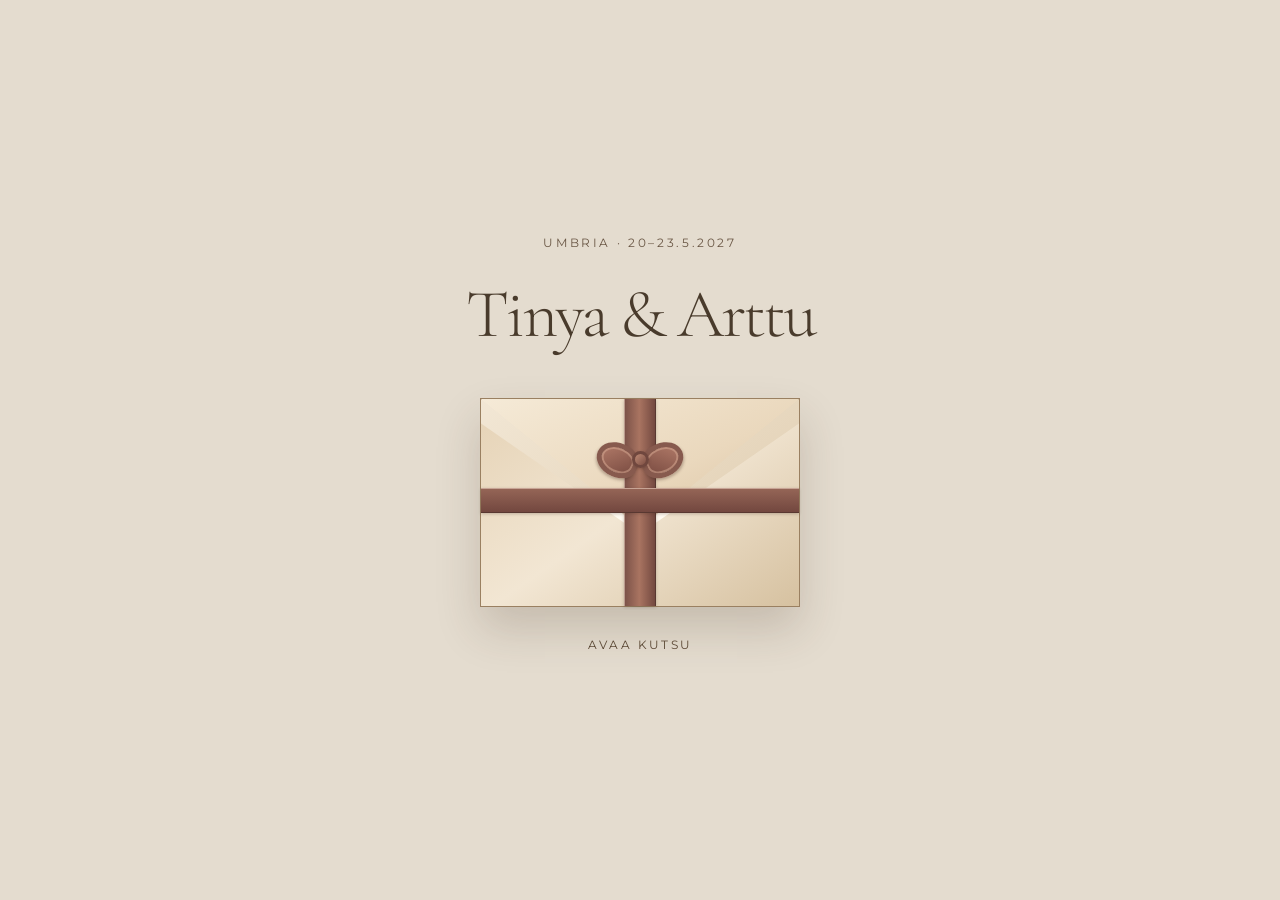
<file: index.html>
<!DOCTYPE html>
<html lang="fi">
<head>
  <meta charset="utf-8"/>
  <meta content="width=device-width,initial-scale=1" name="viewport"/>
  <meta content="noindex, nofollow" name="robots"/>
  <title>Tinya &amp; Arttu · Umbria 2027</title>
  <link href="https://fonts.googleapis.com" rel="preconnect"/>
  <link crossorigin="" href="https://fonts.gstatic.com" rel="preconnect"/>
  <link href="https://fonts.googleapis.com/css2?family=Cormorant+Garamond:ital,wght@0,300;0,400;0,500;1,300;1,400&family=Montserrat:wght@300;400;500;600;700&display=swap" rel="stylesheet"/>
  <link href="css/style.css?v=flipcard-dress-code-20261126" rel="stylesheet"/>
  <link href="css/coming-soon.css" rel="stylesheet"/>
  <link href="css/quiz.css?v=quiz-honeypot-v2-20261123" rel="stylesheet"/>
</head>
<body>
  <main aria-labelledby="coming-soon-title" class="coming-soon-page" hidden="" id="coming-soon">
    <div aria-label="Valitse kieli" class="language-switch coming-soon-language-switch" role="group">
      <button aria-label="Vaihda kieleksi suomi" aria-pressed="true" data-language="fi" type="button">FI</button>
      <button aria-label="Byt språk till svenska" aria-pressed="false" data-language="sv" type="button">SV</button>
    </div>
    <section aria-label="Sivuston avautumislaskuri" class="countdown-section center" data-countdown-label="true">
      <p class="eyebrow" data-fi="Tinya &amp; Arttu · Umbria" data-sv="Tinya &amp; Arttu · Umbrien">Tinya &amp; Arttu · Umbria</p>
      <h1 id="coming-soon-title" data-fi="Hääsivusto avautuu pian" data-sv="Bröllopswebbplatsen öppnar snart">Hääsivusto avautuu pian</h1>
      <p class="coming-soon-date"><time datetime="2026-11-26T21:00:00+02:00" data-fi="26.11.2026 klo 21.00" data-sv="26.11.2026 kl. 21.00">26.11.2026 klo 21.00</time></p>
      <div aria-label="Aikaa sivuston avautumiseen" class="countdown coming-soon-countdown" role="timer">
        <div><strong id="coming-soon-days">—</strong><span data-fi="päivää" data-sv="dagar">päivää</span></div>
        <div><strong id="coming-soon-hours">—</strong><span data-fi="tuntia" data-sv="timmar">tuntia</span></div>
        <div><strong id="coming-soon-minutes">—</strong><span data-fi="minuuttia" data-sv="minuter">minuuttia</span></div>
        <div><strong id="coming-soon-seconds">—</strong><span data-fi="sekuntia" data-sv="sekunder">sekuntia</span></div>
      </div>
      <p class="countdown-note" data-fi="Sivusto avautuu 26.11.2026 klo 21.00 Suomen aikaa." data-sv="Webbplatsen öppnar 26.11.2026 kl. 21.00 finsk tid.">Sivusto avautuu 26.11.2026 klo 21.00 Suomen aikaa.</p>
    </section>
  </main>
  <main class="entry" id="entry">
    <div class="entry-inner">
      <p class="eyebrow">Umbria · 20–23.5.2027</p>
      <h1>Tinya &amp; Arttu</h1>
      <div aria-hidden="true" class="orn">༺ ❦ ༻</div>
      <button aria-controls="envelope-art" aria-expanded="false" aria-label="Avaa hääkutsu" class="envelope-button" id="open" type="button">
        <span class="envelope" id="envelope-art">
          <span aria-hidden="true" class="envelope-letter">T&amp;A</span>
          <span aria-hidden="true" class="envelope-flap"></span>
          <span aria-hidden="true" class="envelope-ribbon ribbon-vertical"></span>
          <span aria-hidden="true" class="envelope-ribbon ribbon-horizontal"></span>
          <span aria-hidden="true" class="envelope-bow"><span></span><span></span><i></i></span>
        </span>
        <span class="open-label">Avaa kutsu</span>
      </button>
    </div>
  </main>
  <main class="quiz" hidden="" id="quiz" aria-labelledby="quiz-title">
    <div class="quiz-card">
      <p class="eyebrow">Tinya &amp; Arttu · Umbria</p>
      <h1 id="quiz-title" tabindex="-1">Pieni häävisa</h1>
      <p>Ennen kuin avaat kutsun, vastaa kolmeen kysymykseen. Kaikilla vastauksilla pääsee eteenpäin!</p>
      <form id="quiz-form" novalidate="">
        <div class="quiz-step" data-quiz-step="0">
          <label for="quiz-nickname">Nimimerkki</label>
          <input autocomplete="nickname" id="quiz-nickname" maxlength="100" name="nickname" required="" type="text"/>
          <p>Valitse ensin nimimerkki visaa varten.</p>
          <button class="primary" type="submit">Aloita visa</button>
        </div>
        <fieldset class="quiz-step" data-quiz-step="1" hidden="">
          <legend>Kysymys 1</legend>
          <label class="quiz-choice"><input name="question1Answer" required="" type="radio" value="Umbria"/><span>Umbria</span></label>
          <label class="quiz-choice"><input name="question1Answer" type="radio" value="Toscana"/><span>Toscana</span></label>
          <label class="quiz-choice"><input name="question1Answer" type="radio" value="Lazio"/><span>Lazio</span></label>
          <button class="primary" type="submit">Seuraava kysymys</button>
        </fieldset>
        <fieldset class="quiz-step" data-quiz-step="2" hidden="">
          <legend>Kysymys 2</legend>
          <label class="quiz-choice"><input name="question2Answer" required="" type="radio" value="Antico Borgo Carceri"/><span>Antico Borgo Carceri</span></label>
          <label class="quiz-choice"><input name="question2Answer" type="radio" value="Ostello Bello Assisi Bevagna"/><span>Ostello Bello Assisi Bevagna</span></label>
          <label class="quiz-choice"><input name="question2Answer" type="radio" value="Palazzo Brunamonti Boutique Hotel"/><span>Palazzo Brunamonti Boutique Hotel</span></label>
          <button class="primary" type="submit">Seuraava kysymys</button>
        </fieldset>
        <fieldset class="quiz-step" data-quiz-step="3" hidden="">
          <legend>Kysymys 3</legend>
          <label class="quiz-choice"><input name="question3Answer" required="" type="radio" value="Vuokra-auto"/><span>Vuokra-auto</span></label>
          <label class="quiz-choice"><input name="question3Answer" type="radio" value="Polkupyörä"/><span>Polkupyörä</span></label>
          <label class="quiz-choice"><input name="question3Answer" type="radio" value="Linja-auto"/><span>Linja-auto</span></label>
          <button class="primary" type="submit">Lähetä vastaukset</button>
        </fieldset>
        <label aria-hidden="true" class="hp" hidden=""><input autocomplete="off" name="website" tabindex="-1"/></label>
        <p class="quiz-error" hidden="" id="quiz-error" role="alert"></p>
      </form>
    </div>
  </main>
  <div hidden="" id="site">
    <header>
      <div class="nav">
        <span class="header-meta">20–23.5.2027 · Umbria, Italia</span>
        <nav aria-label="Sivuston osiot">
          <a href="#weekend">Ohjelma</a><a href="#travel">Matka</a><a href="#gallery">Kuvat</a><a href="#rsvp">RSVP</a>
        </nav>
      </div>
    </header>
    <section class="hero" id="home">
      <div aria-hidden="true" class="film-track">
        <img alt="" data-hero-photo="1" decoding="async" src="images/hero-1.jpg"/>
        <img alt="" data-hero-photo="2" decoding="async" src="images/hero-2.jpg?v=restored-20261124"/>
        <img alt="" data-hero-photo="3" decoding="async" src="images/hero-3.jpg"/>
        <img alt="" data-hero-photo="4" decoding="async" src="images/hero-4.jpg"/>
        <img alt="" data-hero-photo="5" decoding="async" src="images/hero-5.jpg"/>
        <img alt="" data-hero-photo="6" decoding="async" src="images/hero-6.jpg"/>
      </div>
      <div class="hero-caption">
        <h1><span class="hero-name">Tinya</span> <span class="hero-amp">&amp;</span> <span class="hero-name">Arttu</span></h1>
        <p class="hero-location">Umbria</p><p class="hero-date">20–23.5.2027</p>
      </div>
      <div class="film-controls"><button aria-pressed="false" id="film-pause" type="button">Pysäytä kuvanauha</button></div>
    </section>
    <section aria-label="Wedding countdown" class="countdown-section center">
      <p class="eyebrow">Wedding countdown</p>
      <div class="countdown">
        <div><strong id="cd-days">—</strong><span>päivää</span></div>
        <div><strong id="cd-hours">—</strong><span>tuntia</span></div>
        <div><strong id="cd-minutes">—</strong><span>minuuttia</span></div>
        <div><strong id="cd-seconds">—</strong><span>sekuntia</span></div>
      </div>
      <p class="countdown-note" id="countdown-note">Kohti hääpäivää · 21.5.2027 klo 14.00 Italian aikaa</p>
    </section>
    <section class="section intro center" id="story">
      <div class="aura-story-copy">
        <span aria-hidden="true" class="corner">❧</span><div aria-hidden="true" class="orn">༺ ❦ ༻</div>
        <h2 class="story-title"><span>We’re <span class="story-title-break">getting</span></span> <span>married!</span></h2>
        <p class="story-subtitle">And we can’t wait to celebrate with you.</p>
        <p>Ollaan juostu yhdessä aika monta kilometriä, laskettu rinteitä (Arttu vähän kovempaa) ja pakattu laukkuja useammin kuin jaksetaan laskea. Nyt olisi edessä yksi yhteinen seikkailu lisää ja tällä kertaa halutaan teidät mukaan!</p>
        <p>Meillä on tunnetusti tapana innostua asioista. Lenkki venyy helposti maratoniksi, maraton ultraksi ja näköjään sama pätee häiden suunnitteluun.</p>
        <p data-fi="Kun alettiin miettimään meidän häitä, yksi päivä tuntui yksinkertaisesti liian lyhyeltä juhlimiseen kaikkien meille rakkaiden ihmisten kanssa. Niinpä päätimmekin varata kokonaisen vanhan kivikylän Umbrian kukkuloilta neljäksi päiväksi." data-sv="När vi började planera vårt bröllop kändes en enda dag helt enkelt för kort för att fira med alla våra nära och kära. Därför bestämde vi oss för att boka en hel gammal stenby bland Umbriens kullar i fyra dagar.">Kun alettiin miettimään meidän häitä, yksi päivä tuntui yksinkertaisesti liian lyhyeltä juhlimiseen kaikkien meille rakkaiden ihmisten kanssa. Niinpä päätimmekin varata kokonaisen vanhan kivikylän Umbrian kukkuloilta neljäksi päiväksi.</p>
        <p>Luvassa on puu-uunipizzaa, aperolia, uima-altaalla loikoilua, oliivipuita, auringonlaskuja, hääjuhlat ja ennen kaikkea paljon aikaa olla yhdessä ilman kiirettä.</p>
        <p>Me tiedostetaan, ettei häihin matkustaminen ulkomaille ole ihan pieni juttu. Siksi arvostetaan aivan valtavasti sitä, että haluatte lähteä juhlimaan meidän kanssa Italiaan asti. Meidän suurin toive on, että tästä tulee myös teille jokaiselle ihana reissu, täynnä hyviä muistoja ja uusia tuttavuuksia.</p>
        <p class="story-closing">Ei malteta odottaa, että nähdään teidät kaikki Umbriassa! ♡</p>
        <p class="story-ps">P.S. Lenkkarit kannattaa ottaa mukaan. Ei pakko, mutta hyvin suositeltavaa.</p>
        <a class="primary" href="#rsvp">Ilmoittaudu mukaan</a>
      </div>
      <figure aria-hidden="true" class="aura-story-photo"><img alt="" decoding="async" loading="lazy" src="images/story-background.jpg?v=hero-2-photo-20261124"/></figure>
    </section>
    <section class="weekend" id="weekend">
      <div class="section">
        <span aria-hidden="true" class="corner">༺ ❦ ༻</span>
        <p class="eyebrow">The wedding weekend</p><h2>Neljä päivää yhdessä</h2>
        <p class="schedule-note" data-fi="Aikataulu tarkentuu vielä." data-sv="Tidtabellen preciseras ännu.">Aikataulu tarkentuu vielä.</p>
        <div aria-label="Neljän päivän ohjelma, vieritä pienellä näytöllä sivusuunnassa" class="cards-scroll" role="region" tabindex="0">
          <div class="days">
            <article class="day flip-card race-day">
              <span class="flip-inner">
                  <div class="flip-face flip-front race-front" data-aura-day="01">
                    <small>Torstai 20.5.</small><strong>Ciao, Bella Italia!</strong>
                    <span class="day-description" data-fi="Hääviikonloppu starttaa Borgo Backyardilla – juoksukengät tai kannustusjoukot, you choose! Ilta jatkuu italialaisissa tunnelmissa puu-uunipizzan ja hyvän seuran äärellä." data-sv="Bröllopshelgen drar igång med Borgo Backyard – löparskor eller hejarklack, du väljer! Kvällen fortsätter i italiensk anda med vedugnspizza och trevligt sällskap.">Hääviikonloppu starttaa Borgo Backyardilla – juoksukengät tai kannustusjoukot, you choose! Ilta jatkuu italialaisissa tunnelmissa puu-uunipizzan ja hyvän seuran äärellä.</span>
                    <button aria-label="Ciao, Bella Italia!: näytä aikataulu" aria-expanded="false" class="flip-hint race-front-toggle" type="button">Näytä aikataulu ↻</button>
                  </div>
                  <span aria-hidden="true" class="flip-face flip-back" inert="">
                    <small>Torstai 20.5. · aikataulu</small><strong>Ciao, Bella Italia!</strong>
                    <span class="schedule">
                      <span class="schedule-row"><b>12.30–16.30</b><span>BORGO BACKYARD<br/><a class="race-card-link" data-fi="TUTUSTU TAPAHTUMAAN ↗" data-sv="UPPTÄCK EVENEMANGET ↗" href="borgo-backyard/" rel="noopener noreferrer" target="_blank">TUTUSTU TAPAHTUMAAN ↗</a></span></span>
                      <span class="schedule-row"><b>18.30</b><span>WELCOME APERITIVO &amp; SKÅL!</span></span>
                      <span class="schedule-row"><b>19.00</b><span>Pizza party</span></span>
                      <span class="schedule-row"><b>21.00</b><span>Ilta jatkuu yhdessä</span></span>
                    </span>
                    <button class="race-flip race-return flip-hint" type="button">Takaisin ↻</button>
                    <span class="flip-dress-code">Dress code: To be confirmed</span>
                  </span>
              </span>
            </article>
            <article class="day flip-card big-day">
              <button aria-label="The Big Day!: näytä tai piilota aikataulu" aria-pressed="false" class="flip-toggle" type="button">
                <span class="flip-inner">
                  <span class="flip-face flip-front" data-aura-day="02">
                    <small>Perjantai 21.5.</small><strong>The Big Day!</strong>
                    <span class="day-description" data-fi="Se päivä, jota varten ollaan kaikki täällä! Rakkautta, pitkiä pöytiä, italialaista ruokaa, kilistelyä ja tanssia pitkälle yöhön." data-sv="Dagen vi alla är här för! Kärlek, långbord, italiensk mat, skålar och dans långt in på natten.">Se päivä, jota varten ollaan kaikki täällä! Rakkautta, pitkiä pöytiä, italialaista ruokaa, kilistelyä ja tanssia pitkälle yöhön.</span>
                    <span class="flip-hint">Näytä aikataulu ↻</span>
                  </span>
                  <span aria-hidden="true" class="flip-face flip-back">
                    <small>Perjantai 21.5. · aikataulu</small><strong>The Big Day!</strong>
                    <span class="schedule">
                      <span class="schedule-row"><b>08.30–10.30</b><span>Aamiainen</span></span>
                      <span class="schedule-row"><b>13.45</b><span>Kokoontuminen vihkimiseen</span></span>
                      <span class="schedule-row"><b>14.00</b><span>Vihkiminen</span></span>
                      <span class="schedule-row"><b>15.00</b><span>Aperitivo</span></span>
                      <span class="schedule-row"><b>17.00</b><span data-fi="Hääillallinen" data-sv="Bröllopsmiddag">Hääillallinen</span></span>
                      <span class="schedule-row"><b>21.00</b><span data-fi="Hääkakku ja häätanssi" data-sv="Bröllopstårta och bröllopsdans">Hääkakku ja häätanssi</span></span>
                      <span class="schedule-row"><b>21.30–01.00</b><span>Party</span></span>
                    </span>
                    <span class="flip-hint">Takaisin ↻</span>
                    <span class="flip-dress-code">Dress code: To be confirmed</span>
                  </span>
                </span>
              </button>
            </article>
            <article class="day flip-card">
              <button aria-label="Dolce Vita by the Pool: näytä tai piilota aikataulu" aria-pressed="false" class="flip-toggle" type="button">
                <span class="flip-inner">
                  <span class="flip-face flip-front" data-aura-day="03">
                    <small>Lauantai 22.5.</small><strong>Dolce Vita by the Pool</strong>
                    <span class="day-description" data-fi="Borgo Beach Club: Aurinkoa, Aperolia, musiikkia ja ehkä jotain muutakin. Ohjelma tarkentuu." data-sv="Borgo Beach Club: Sol, Aperol, musik och kanske något mer. Programmet preciseras.">Borgo Beach Club: Aurinkoa, Aperolia, musiikkia ja ehkä jotain muutakin. Ohjelma tarkentuu.</span>
                    <span class="flip-hint">Näytä aikataulu ↻</span>
                  </span>
                  <span aria-hidden="true" class="flip-face flip-back">
                    <small>Lauantai 22.5. · aikataulu</small><strong>Dolce Vita by the Pool</strong>
                    <span class="schedule">
                      <span class="schedule-row schedule-no-time"><span>Rento aamiainen</span></span>
                      <span class="schedule-row"><b>12:00</b><span data-fi="Borgo Beach Club aukeaa" data-sv="Borgo Beach Club öppnar">Borgo Beach Club aukeaa</span></span>
                      <span class="schedule-row"><b>15.00</b><span>Pasta al Borgo<br/><span class="schedule-detail" data-fi="Serpillon järjestämä pastaillallinen, omakustanteinen. Open bar hääparin piikkiin." data-sv="Serpillo ordnar pastamiddagen. Middagen är på egen bekostnad. Brudparet står för open bar.">Serpillon järjestämä pastaillallinen, omakustanteinen. Open bar hääparin piikkiin.</span></span></span>
                    </span>
                    <span class="flip-hint">Takaisin ↻</span>
                    <span class="flip-dress-code">Dress code: To be confirmed</span>
                  </span>
                </span>
              </button>
            </article>
            <article class="day flip-card">
              <button aria-label="Arrivederci: näytä tai piilota aikataulu" aria-pressed="false" class="flip-toggle" type="button">
                <span class="flip-inner">
                  <span class="flip-face flip-front" data-aura-day="04">
                    <small>Sunnuntai 23.5.</small><strong>Arrivederci</strong>
                    <span class="day-description">Viimeiset halaukset ennen kotimatkaa.</span>
                    <span class="flip-hint">Näytä aikataulu ↻</span>
                  </span>
                  <span aria-hidden="true" class="flip-face flip-back">
                    <small>Sunnuntai 23.5. · aikataulu</small><strong>Arrivederci</strong>
                    <span class="schedule">
                      <span class="schedule-row"><b>08.30–</b><span>Aamiainen</span></span>
                      <span class="schedule-row"><b>10.00</b><span>Pakkaaminen ja viimeiset halaukset</span></span>
                    </span>
                    <span class="flip-hint">Takaisin ↻</span>
                    <span class="flip-dress-code">Dress code: To be confirmed</span>
                  </span>
                </span>
              </button>
            </article>
          </div>
        </div>
      </div>
    </section>
    <section class="section travel editorial-travel" id="travel">
      <div class="travel-heading">
        <h2 data-fi="Matka &amp; Majoitus" data-sv="Resa &amp; boende">Matka &amp; Majoitus</h2>
        <p class="script-accent">La dolce vita is calling!</p>
      </div>
      <div class="travel-part">
        <p class="travel-number">01 — OUR ITALIAN HOME</p>
        <div class="travel-row">
          <figure><img alt="Borgon rakennukset, uima-allas ja ympäröivä maisema" class="villa-photo" loading="lazy" src="images/venue-1.jpg"/></figure>
          <div class="travel-copy">
            <h3>Antico Borgo Carceri</h3>
            <p data-fi="Borgo on pieni vanha umbrialainen maalaiskylä, joka on rakennettu uudelleen kivi kiveltä raunioista. Kivitaloissa on huoneistoja ja ympärillä on oliivipuita, puutarhoja, upeita terasseja, panoraama-allas ja näkymät Umbrian laaksoon. Borgo on häiden ajan vain meidän käytössä. Huomaattehan, että juhlimme häitä aikuisten kesken." data-sv="Borgo är en liten gammal umbrisk by på landsbygden, återuppbyggd sten för sten ur ruinerna. Stenhusen rymmer lägenheter och omges av olivträd, trädgårdar, vackra terrasser, en panoramapool och utsikt över Umbriens dalgång. Under bröllopet är Borgo helt vårt. Vi vill också nämna att vi firar bröllopet i vuxet sällskap.">Borgo on pieni vanha umbrialainen maalaiskylä, joka on rakennettu uudelleen kivi kiveltä raunioista. Kivitaloissa on huoneistoja ja ympärillä on oliivipuita, puutarhoja, upeita terasseja, panoraama-allas ja näkymät Umbrian laaksoon. Borgo on häiden ajan vain meidän käytössä. Huomaattehan, että juhlimme häitä aikuisten kesken.</p>
            <p data-fi="Ja kyllä, siellä on myös sauna!" data-sv="Och ja, där finns också en bastu!">Ja kyllä, siellä on myös sauna!</p>
            <p class="travel-closing" data-fi="Borgo on sellainen paikka, josta ei haluaisi lähteä pois. Onneksi meillä on siellä neljä päivää. ♡" data-sv="Borgo är en sådan plats man inte vill lämna. Som tur är har vi fyra dagar där. ♡">Borgo on sellainen paikka, josta ei haluaisi lähteä pois. Onneksi meillä on siellä neljä päivää. ♡</p>
          </div>
        </div>
        <div class="travel-photo-pair">
          <figure><img alt="Borgon kivirakennukset ja puutarha" loading="lazy" src="images/venue-2.jpg"/></figure>
        </div>
        <div class="travel-row travel-subsection travel-towns">
          <div class="travel-copy"><h3>Bevagna</h3><p data-fi="Neljän kilometrin päässä on Bevagna, keskiaikaisten muurien sisään jäänyt pikkukaupunki, jossa on kaunis pääaukio, kapeita kivikujia ja pieniä viinibaareja. Alue on Sagrantino-viinin kotiseutua, joten lasillinen paikallista kuuluu asiaan." data-sv="Fyra kilometer bort ligger Bevagna, en liten stad innanför medeltida murar, med ett vackert torg, smala stengränder och små vinbarer. Härifrån kommer Sagrantino-vinet, så ett glas lokalt vin hör till.">Neljän kilometrin päässä on Bevagna, keskiaikaisten muurien sisään jäänyt pikkukaupunki, jossa on kaunis pääaukio, kapeita kivikujia ja pieniä viinibaareja. Alue on Sagrantino-viinin kotiseutua, joten lasillinen paikallista kuuluu asiaan.</p></div>
          <div class="travel-copy"><h3>Serpillo</h3>
            <p data-fi="Meidän koko hääviikonlopun ruokailuista vastaa Serpillo, läheisessä Torre del Collen keskiaikaisessa kylässä sijaitseva ravintola, joka on valittu arvostettuun Michelin-oppaaseen." data-sv="Serpillo ansvarar för maten under hela vår bröllopshelg. Restaurangen ligger i den närbelägna medeltida byn Torre del Colle och finns med i den välrenommerade Michelinguiden.">Meidän koko hääviikonlopun ruokailuista vastaa Serpillo, läheisessä Torre del Collen keskiaikaisessa kylässä sijaitseva ravintola, joka on valittu arvostettuun Michelin-oppaaseen.</p>
            <p data-fi="Serpillo toimii vanhassa oliivimyllyssä ja tunnetaan italialaisesta, sesongin raaka-aineita hyödyntävästä keittiöstään, jossa perinteiset maut saavat vähän modernia twistiä." data-sv="Serpillo finns i en gammal olivkvarn och är känt för sitt italienska kök med säsongens råvaror, där traditionella smaker får en modern twist.">Serpillo toimii vanhassa oliivimyllyssä ja tunnetaan italialaisesta, sesongin raaka-aineita hyödyntävästä keittiöstään, jossa perinteiset maut saavat vähän modernia twistiä.</p>
            <p data-fi="Borgo Carcerissa ei ole omaa ravintolaa." data-sv="Borgo Carceri har ingen egen restaurang.">Borgo Carcerissa ei ole omaa ravintolaa.</p>
          </div>
        </div>
      </div>
      <div class="travel-part">
        <p class="travel-number">02 — GETTING THERE</p>
        <div class="travel-row">
          <div class="travel-copy"><h3>Andiamo in Umbria!</h3>
            <p data-fi="Borgo sijaitsee keskellä Italiaa, ja perille pääsee monesta eri suunnasta. Helpointa on lentää Roomaan, jonne on suorat lennot Helsingistä ja Tukholmasta, ja vuokrata auto porukalla. Kaksi tuntia moottoritietä, ja olet perillä. Lähin lentokenttä on Perugiassa, mutta myös muilta lähialueen lentokentiltä pääsee perille vuokra-autolla. Hääpaikalla on pysäköintimahdollisuus." data-sv="Borgo ligger mitt i Italien och kan nås från flera håll. Enklast är att flyga till Rom, dit det finns direktflyg från Helsingfors och Stockholm, och hyra bil tillsammans. Två timmar på motorvägen och ni är framme. Den närmaste flygplatsen ligger i Perugia, men även från andra flygplatser i området tar man sig hit med hyrbil. Det finns parkering vid bröllopsplatsen.">Borgo sijaitsee keskellä Italiaa, ja perille pääsee monesta eri suunnasta. Helpointa on lentää Roomaan, jonne on suorat lennot Helsingistä ja Tukholmasta, ja vuokrata auto porukalla. Kaksi tuntia moottoritietä, ja olet perillä. Lähin lentokenttä on Perugiassa, mutta myös muilta lähialueen lentokentiltä pääsee perille vuokra-autolla. Hääpaikalla on pysäköintimahdollisuus.</p>
          </div>
        </div>
        <div class="airport-panel">
          <ul class="airport-list">
            <li><span class="airport-name"><span aria-hidden="true" class="travel-icon">✈</span><span data-fi="Perugia" data-sv="Perugia">Perugia</span></span><span class="airport-time"><span aria-hidden="true" class="travel-icon">🚗</span><span class="travel-sr-only" data-fi="Arvioitu ajoaika:" data-sv="Uppskattad körtid:">Arvioitu ajoaika:</span><span>30 min</span></span></li>
            <li><span class="airport-name"><span aria-hidden="true" class="travel-icon">✈</span><span data-fi="Rooma" data-sv="Rom">Rooma</span></span><span class="airport-time"><span aria-hidden="true" class="travel-icon">🚗</span><span class="travel-sr-only" data-fi="Arvioitu ajoaika:" data-sv="Uppskattad körtid:">Arvioitu ajoaika:</span><span>2 h 10 min</span></span></li>
            <li><span class="airport-name"><span aria-hidden="true" class="travel-icon">✈</span><span data-fi="Firenze" data-sv="Florens">Firenze</span></span><span class="airport-time"><span aria-hidden="true" class="travel-icon">🚗</span><span class="travel-sr-only" data-fi="Arvioitu ajoaika:" data-sv="Uppskattad körtid:">Arvioitu ajoaika:</span><span>2 h 15 min</span></span></li>
            <li><span class="airport-name"><span aria-hidden="true" class="travel-icon">✈</span><span data-fi="Bologna" data-sv="Bologna">Bologna</span></span><span class="airport-time"><span aria-hidden="true" class="travel-icon">🚗</span><span class="travel-sr-only" data-fi="Arvioitu ajoaika:" data-sv="Uppskattad körtid:">Arvioitu ajoaika:</span><span>2 h 50 min</span></span></li>
            <li><span class="airport-name"><span aria-hidden="true" class="travel-icon">✈</span><span data-fi="Venetsia" data-sv="Venedig">Venetsia</span></span><span class="airport-time"><span aria-hidden="true" class="travel-icon">🚗</span><span class="travel-sr-only" data-fi="Arvioitu ajoaika:" data-sv="Uppskattad körtid:">Arvioitu ajoaika:</span><span>4 h 15 min</span></span></li>
            <li><span class="airport-name"><span aria-hidden="true" class="travel-icon">✈</span><span data-fi="Milano" data-sv="Milano">Milano</span></span><span class="airport-time"><span aria-hidden="true" class="travel-icon">🚗</span><span class="travel-sr-only" data-fi="Arvioitu ajoaika:" data-sv="Uppskattad körtid:">Arvioitu ajoaika:</span><span>5 h 10 min</span></span></li>
          </ul>
        </div>
        <div class="travel-copy train-copy"><h3 class="travel-mode-heading"><span aria-hidden="true" class="travel-icon">🚆</span><span data-fi="Junalla" data-sv="Med tåg">Junalla</span></h3>
          <p data-fi="Jos autonvuokraus ei houkuttele, myös junalla pääsee varsin lähelle!" data-sv="Om du inte lockas av att hyra bil går det också att komma ganska nära med tåg!">Jos autonvuokraus ei houkuttele, myös junalla pääsee varsin lähelle!</p>
          <p data-fi="Borgoa lähin käytännöllinen junamatkan päätepiste on Foligno, joka on vartin ajomatkan päässä Borgosta." data-sv="Den närmaste praktiska slutstationen är Foligno, en kvarts bilresa från Borgo.">Borgoa lähin käytännöllinen junamatkan päätepiste on Foligno, joka on vartin ajomatkan päässä Borgosta.</p>
          <p data-fi="Folignosta loppumatka onnistuu taksilla tai etukäteen sovittavalla kuljetuksella. Jos saavut junalla ja tarvitset apua loppumatkan järjestämisessä, ilmoitathan siitä meille hyvissä ajoin." data-sv="Från Foligno går resten av resan med taxi eller förbokad transport. Om du kommer med tåg och behöver hjälp med den sista biten, meddela oss i god tid.">Folignosta loppumatka onnistuu taksilla tai etukäteen sovittavalla kuljetuksella. Jos saavut junalla ja tarvitset apua loppumatkan järjestämisessä, ilmoitathan siitä meille hyvissä ajoin.</p>
        </div>
      </div>
      <div class="travel-part">
        <p class="travel-number">03 — WHERE TO STAY</p>
        <div class="travel-copy"><h3>Make yourself at home</h3>
          <p data-fi="Osa vieraista pääsee asumaan aivan tapahtumien keskellä, sillä Borgo on kokonainen pieni kylä, jonka vanhoissa kivitaloissa on majoitushuoneistoja – käytännössä muutaman askeleen päässä aamukahvista, uima-altaasta ja illan juhlista. Majoitusjärjestelyistä ja huonejaosta ilmoitetaan erikseen niille vieraille, jotka mahtuvat majoittumaan Borgossa." data-sv="Några av gästerna får bo mitt bland festligheterna, eftersom Borgo är en hel liten by med lägenheter i de gamla stenhusen – bara några steg från morgonkaffet, poolen och kvällens festligheter. Vi meddelar de gäster som får plats på Borgo separat om boendet och rumsfördelningen.">Osa vieraista pääsee asumaan aivan tapahtumien keskellä, sillä Borgo on kokonainen pieni kylä, jonka vanhoissa kivitaloissa on majoitushuoneistoja – käytännössä muutaman askeleen päässä aamukahvista, uima-altaasta ja illan juhlista. Majoitusjärjestelyistä ja huonejaosta ilmoitetaan erikseen niille vieraille, jotka mahtuvat majoittumaan Borgossa.</p>
          <p data-fi="Majoituspaikkoja on kuitenkin rajallisesti, eikä ihan koko vierasjoukko mahdu Borgoon. Onneksi lähistöltä löytyy paljon muitakin ihania vaihtoehtoja, osa ihan kävelymatkan päässä:" data-sv="Antalet platser är dock begränsat och alla gäster ryms inte på Borgo. Som tur är finns det många andra härliga alternativ i närheten, några på gångavstånd:">Majoituspaikkoja on kuitenkin rajallisesti, eikä ihan koko vierasjoukko mahdu Borgoon. Onneksi lähistöltä löytyy paljon muitakin ihania vaihtoehtoja, osa ihan kävelymatkan päässä:</p>
        </div>
        <div class="lodging-list">
          <article class="lodging-option"><a href="https://www.booking.com/Share-w3Gdwb" rel="noopener noreferrer" target="_blank"><strong>Ostello Bello Assisi Bevagna</strong></a><p data-fi="Kävelymatkan päässä Borgosta oleva, edullinen ja kotoisa majoitus läheisessä Torre del Collen kylässä. Noin 1 km päässä." data-sv="Ett prisvärt och hemtrevligt boende på gångavstånd från Borgo i den närbelägna byn Torre del Colle. Cirka 1 km bort.">Kävelymatkan päässä Borgosta oleva, edullinen ja kotoisa majoitus läheisessä Torre del Collen kylässä. Noin 1 km päässä.</p></article>
          <article class="lodging-option"><a href="https://www.booking.com/Share-QO8nNQ" rel="noopener noreferrer" target="_blank"><strong>Sidoro Casa Vacanze</strong></a><p data-fi="Kävelymatkan päässä Borgosta, noin kilometrin päässä, sijaitsee kaksi yhden makuuhuoneen huoneistoa, joissa on keittiö." data-sv="På gångavstånd från Borgo, cirka en kilometer bort, finns två lägenheter med ett sovrum och kök.">Kävelymatkan päässä Borgosta, noin kilometrin päässä, sijaitsee kaksi yhden makuuhuoneen huoneistoa, joissa on keittiö.</p></article>
          <article class="lodging-option"><a href="https://www.booking.com/Share-f6gXHX" rel="noopener noreferrer" target="_blank"><strong>Palazzo Brunamonti Boutique Hotel</strong></a><p data-fi="Viihtyisä hotelli Bevagnan keskustassa, noin viiden kilometrin päässä Borgosta. Hyvä valinta, jos haluat asua keskiaikaisen kaupungin sydämessä." data-sv="Ett trivsamt hotell i centrala Bevagna, cirka fem kilometer från Borgo. Ett bra val om du vill bo i hjärtat av den medeltida staden.">Viihtyisä hotelli Bevagnan keskustassa, noin viiden kilometrin päässä Borgosta. Hyvä valinta, jos haluat asua keskiaikaisen kaupungin sydämessä.</p></article>
        </div>
        <div class="transport-callout travel-copy"><p class="eyebrow">GETTING HOME AFTER THE PARTY</p>
          <p data-fi="Jos tarvitset kuljetuksen Borgosta majoitukseesi juhlien jälkeen, ilmoitathan siitä meille etukäteen RSVP:n yhteydessä." data-sv="Om du behöver transport från Borgo till ditt boende efter festen, meddela oss i förväg i samband med din OSA-anmälan.">Jos tarvitset kuljetuksen Borgosta majoitukseesi juhlien jälkeen, ilmoitathan siitä meille etukäteen RSVP:n yhteydessä.</p>
        </div>
      </div>
      <div class="venue-map">
        <h3>Antico Borgo Carceri</h3><p>Via delle Carceri 6 · Torre del Colle, Bevagna</p>
        <iframe allowfullscreen="" height="450" loading="lazy" referrerpolicy="strict-origin-when-cross-origin" src="https://www.google.com/maps/embed?pb=!1m18!1m12!1m3!1d2920.7673704705753!2d12.567984677075257!3d42.941030871144854!2m3!1f0!2f0!3f0!3m2!1i1024!2i768!4f13.1!3m3!1m2!1s0x132e908366bc0b03%3A0xafff027888259101!2sAntico%20Borgo%20Carceri!5e0!3m2!1sen!2sfi!4v1792346388989!5m2!1sen!2sfi" style="border:0" title="Antico Borgo Carceri Google Maps -kartalla" width="100%"></iframe>
        <a class="primary" href="https://www.google.com/maps/search/?api=1&amp;query=Antico%20Borgo%20Carceri%2C%20Via%20delle%20Carceri%206%2C%20Bevagna%2C%20Italy" rel="noopener noreferrer" target="_blank">Avaa Google Mapsissa</a>
      </div>
    </section>
    <section aria-label="Kuvagalleria" class="gallery-band" id="gallery">
      <div class="section"><div class="photos">
        <figure class="gallery-item">
          <img alt="Kuvagallerian kuva 1" loading="lazy" src="images/gallery-1.jpg"/>
        </figure>
        <figure class="gallery-item">
          <img alt="Kuvagallerian kuva 2" loading="lazy" src="images/gallery-2.jpg"/>
        </figure>
        <figure class="gallery-item">
          <img alt="Kuvagallerian kuva 3" loading="lazy" src="images/gallery-3.jpg"/>
        </figure>
        <figure class="gallery-item">
          <img alt="Kuvagallerian kuva 4" loading="lazy" src="images/gallery-4.jpg"/>
        </figure>
        <figure class="gallery-item">
          <img alt="Mustavalkoisia kuvakoppikuvia juhlavieraista" loading="lazy" src="images/gallery-5.jpeg"/>
        </figure>
      </div></div>
    </section>
    <section aria-labelledby="gift-heading" class="section gift-section" id="muistaminen">
      <h2 id="gift-heading">Muistaminen</h2>
      <p>Meille tärkeintä on, että saavutte paikalle juhlimaan kanssamme. Mikäli haluat kuitenkin muistaa meitä, voit halutessasi osallistua häämatkamme tukemiseen tilisiirrolla.</p>
    </section>
    <section class="section rsvp" id="rsvp">
      <div class="aura-rsvp-copy"><div class="center"><p class="eyebrow">Répondez s’il vous plaît</p><h2>Tuletko mukaan?</h2><p data-fi="Ilmoittautuminen on käynnissä 31.12.2026 asti." data-sv="Anmälan är öppen till och med den 31 december 2026.">Ilmoittautuminen on käynnissä 31.12.2026 asti.</p><div aria-hidden="true" class="orn">༺ ❦ ༻</div></div></div>
      <div class="form-card">
        <span aria-hidden="true" class="corner">❧</span>
        <form id="rsvp-form">
          <label>Nimi<input autocomplete="name" name="name" required=""/></label>
          <label>Sähköposti<input autocomplete="email" name="email" required="" type="email"/></label>
          <label>Osallistuminen<select name="attendance"><option value="Osallistun mielelläni">Osallistun mielelläni</option><option value="Valitettavasti en pääse">Valitettavasti en pääse</option></select></label>
          <fieldset aria-describedby="rsvp-events-help" class="rsvp-events" hidden="" id="rsvp-events">
            <legend>Viikonlopun tapahtumat</legend>
            <p id="rsvp-events-help">Valitse vähintään yksi tapahtuma, johon osallistut.</p>
            <label class="event-choice"><input name="thursdayRun" type="checkbox" value="TRUE"/><span>Osallistun Borgo Backyardiin</span></label>
            <label class="race-preference"><span data-fi="Miten osallistut Borgo Backyardiin?" data-sv="Hur deltar du i Borgo Backyard?">Miten osallistut Borgo Backyardiin?</span>
              <select aria-describedby="race-preference-note" id="race-preference" name="borgoPreference">
                <option data-fi="Valitse osallistumistapa" data-sv="Välj deltagarsätt" value="">Valitse osallistumistapa</option>
                <option data-fi="Juoksen tai kävelen" data-sv="Jag springer eller promenerar" value="Juoksen tai kävelen">Juoksen tai kävelen</option>
                <option value="Kannustusjoukoissa">Kannustusjoukoissa</option>
                <option value="En osallistu">En osallistu</option>
              </select>
            </label>
            <p class="race-preference-note" id="race-preference-note" data-fi="Juoksijat ja kävelijät saavat kilpailunumeron." data-sv="Löpare och promenerare får ett startnummer.">Juoksijat ja kävelijät saavat kilpailunumeron.</p>
            <label class="event-choice"><input name="thursdayPizzaParty" type="checkbox" value="TRUE"/><span>Osallistun torstain tervetuliaispizzapartyyn</span></label>
            <label class="event-choice"><input name="fridayWedding" type="checkbox" value="TRUE"/><span>Osallistun perjantain hääpäivään</span></label>
            <label class="event-choice"><input name="saturdayPoolParty" type="checkbox" value="TRUE"/><span data-fi="Osallistun lauantain Borgo Beach Clubiin" data-sv="Jag deltar i lördagens Borgo Beach Club">Osallistun lauantain Borgo Beach Clubiin</span></label>
          </fieldset>
          <label>Ruokavaliot, allergiat tai muu viesti<textarea name="message" rows="3"></textarea></label>
          <div id="transport-fields">
            <fieldset class="rsvp-events transport-days" id="transport-days">
              <legend data-fi="Tarvitsetko kuljetuksen Borgosta majoitukseesi?" data-sv="Behöver du transport från Borgo till ditt boende?">Tarvitsetko kuljetuksen Borgosta majoitukseesi?</legend>
              <label class="event-choice"><input name="transportThursday" type="checkbox" value="TRUE"/><span data-fi="Torstai" data-sv="Torsdag">Torstai</span></label>
              <label class="event-choice"><input name="transportFriday" type="checkbox" value="TRUE"/><span data-fi="Perjantai" data-sv="Fredag">Perjantai</span></label>
              <label class="event-choice"><input name="transportSaturday" type="checkbox" value="TRUE"/><span data-fi="Lauantai" data-sv="Lördag">Lauantai</span></label>
            </fieldset>
            <div id="transport-details" hidden="">
              <label><span data-fi="Majoituspaikan nimi tai osoite" data-sv="Boendets namn eller adress">Majoituspaikan nimi tai osoite</span><input name="transportDestination" maxlength="1000"/></label>
              <label><span data-fi="Kuljetusta tarvitsevien henkilöiden määrä" data-sv="Antal personer som behöver transport">Kuljetusta tarvitsevien henkilöiden määrä</span><input name="transportPeople" type="number" min="1" step="1" inputmode="numeric"/></label>
            </div>
          </div>
          <label for="song-request">Tämän biisin haluan soivan viikonlopun aikana<input id="song-request" maxlength="300" name="song_request" placeholder="Kappale ja esittäjä" type="text"/></label>
          <label><span data-fi="Kerro hauskin juttu, mitä on sattunut tällä viikolla (story time!!)" data-sv="Berätta om det roligaste som har hänt den här veckan (story time!!)">Kerro hauskin juttu, mitä on sattunut tällä viikolla (story time!!)</span><textarea maxlength="1000" name="funniest_story" rows="3"></textarea></label>
          <label aria-hidden="true" class="hp">Jätä tämä tyhjäksi<input autocomplete="off" name="website" tabindex="-1" type="hidden"/></label>
          <button class="primary" type="submit">Lähetä ilmoittautuminen</button>
          <p class="demo" hidden="" id="rsvp-error" role="alert"></p>
        </form>
        <div class="thanks" hidden="" id="thanks" role="status">
          <h2>Grazie!</h2><p>Kiitos, ilmoittautumisesi on tallennettu.</p>
          <button class="primary" id="reset">Ilmoita toinen vieras</button>
        </div>
      </div>
    </section>
    <footer><div aria-hidden="true" class="orn">༺ ❦ ༻</div><p>Tinya &amp; Arttu · Umbria · 20–23.5.2027</p><button id="back">Takaisin kirjekuoreen</button></footer>
  </div>
  <dialog aria-labelledby="password-title" id="password-dialog">
    <form id="password-form">
      <p class="eyebrow">Tinya &amp; Arttu · Umbria</p><h2 id="password-title">Tervetuloa juhlimaan</h2>
      <p>Kirjoita kutsun salasana avataksesi sivuston.</p>
      <label for="wedding-password">Salasana</label>
      <input autocapitalize="none" autocomplete="current-password" id="wedding-password" required="" spellcheck="false" type="password"/>
      <p hidden="" id="password-error" role="alert">Salasana ei ollut oikein. Kokeile uudelleen.</p>
      <button class="primary" type="submit">Avaa kutsu</button><button id="password-cancel" type="button">Takaisin</button>
    </form>
  </dialog>
  <script src="js/config.js?v=site-launch-20261126"></script>
  <script src="js/language.js?v=gift-message-short-20261126"></script>
  <script src="js/quiz.js?v=quiz-off-20261124"></script>
  <script src="js/gate.js?v=quiz-off-20261124"></script>
  <script src="js/coming-soon.js?v=travel-20261124"></script>
  <script src="js/countdown.js"></script>
  <script src="js/schedule.js?v=weekend-rsvp-20261125"></script>
  <script src="js/rsvp.js?v=transport-compat-20261124"></script>
  <script src="js/hero.js"></script>
</body>
</html>
</file>
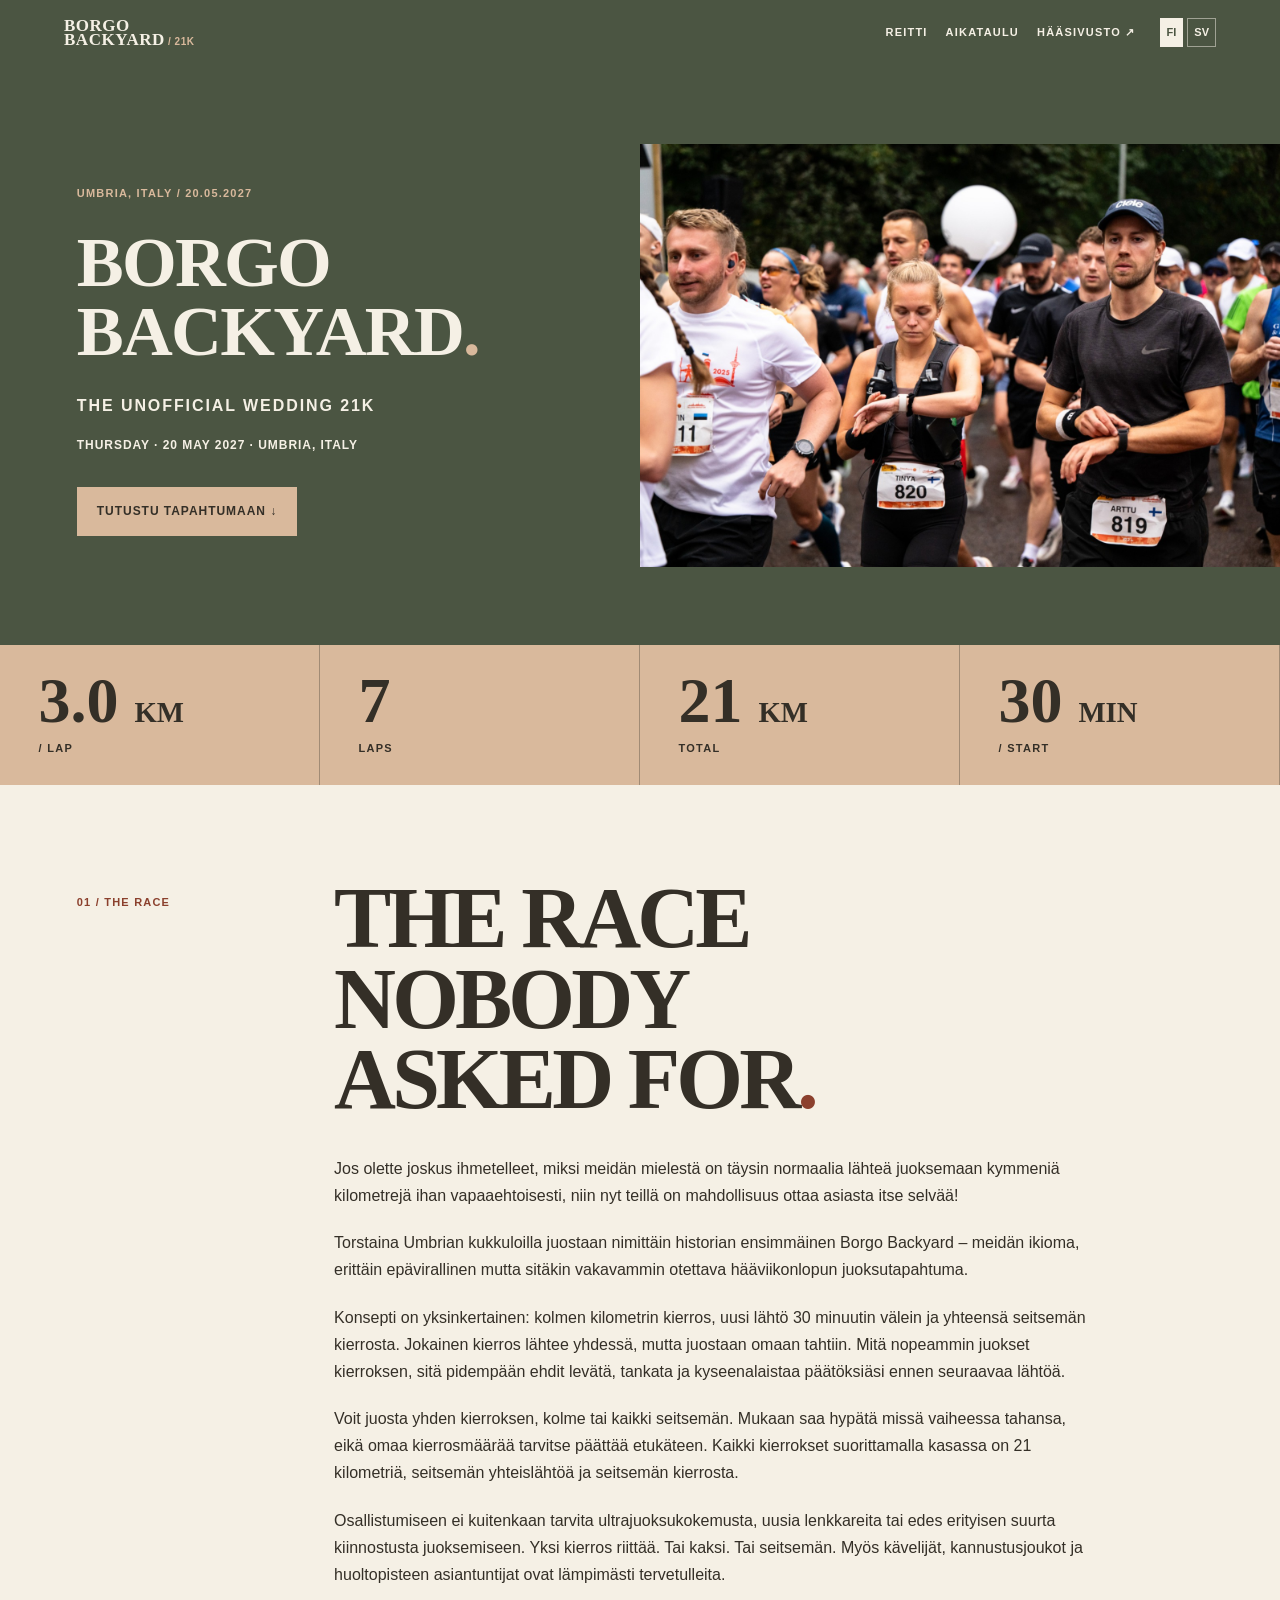
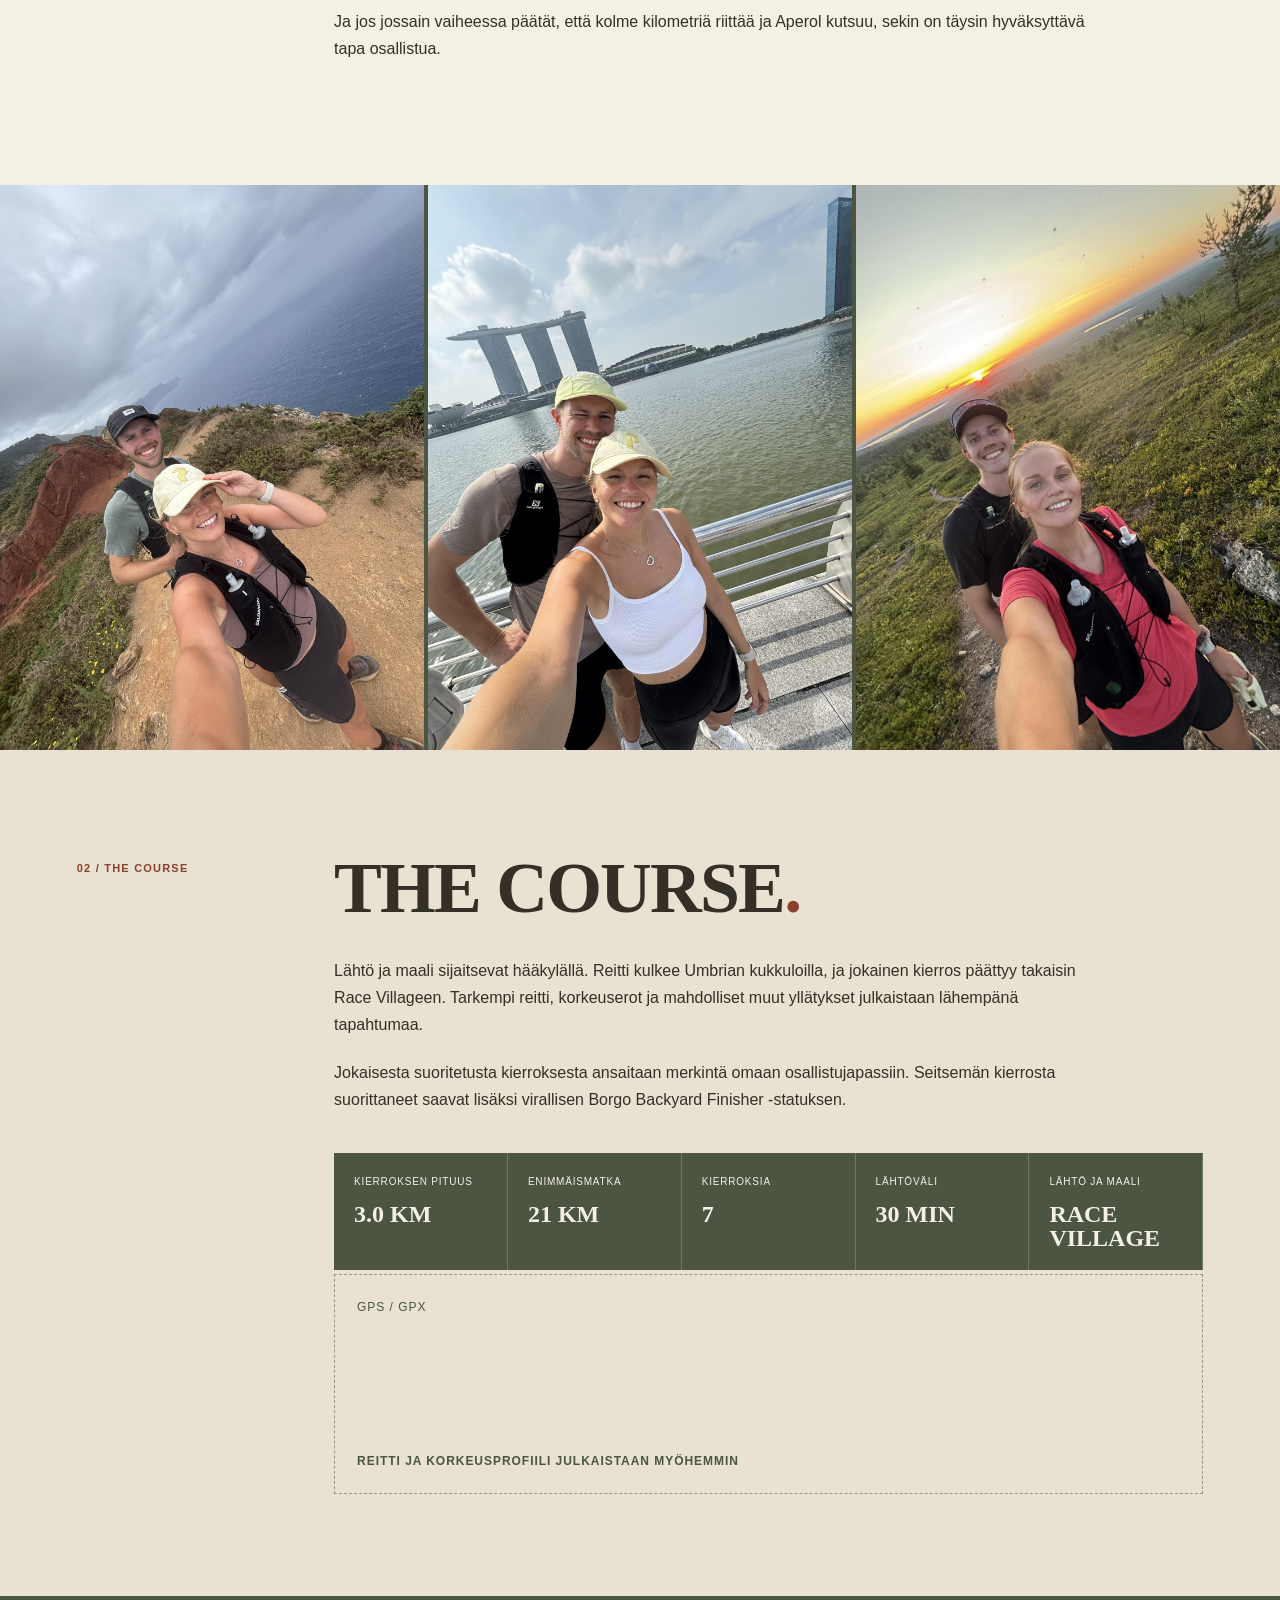
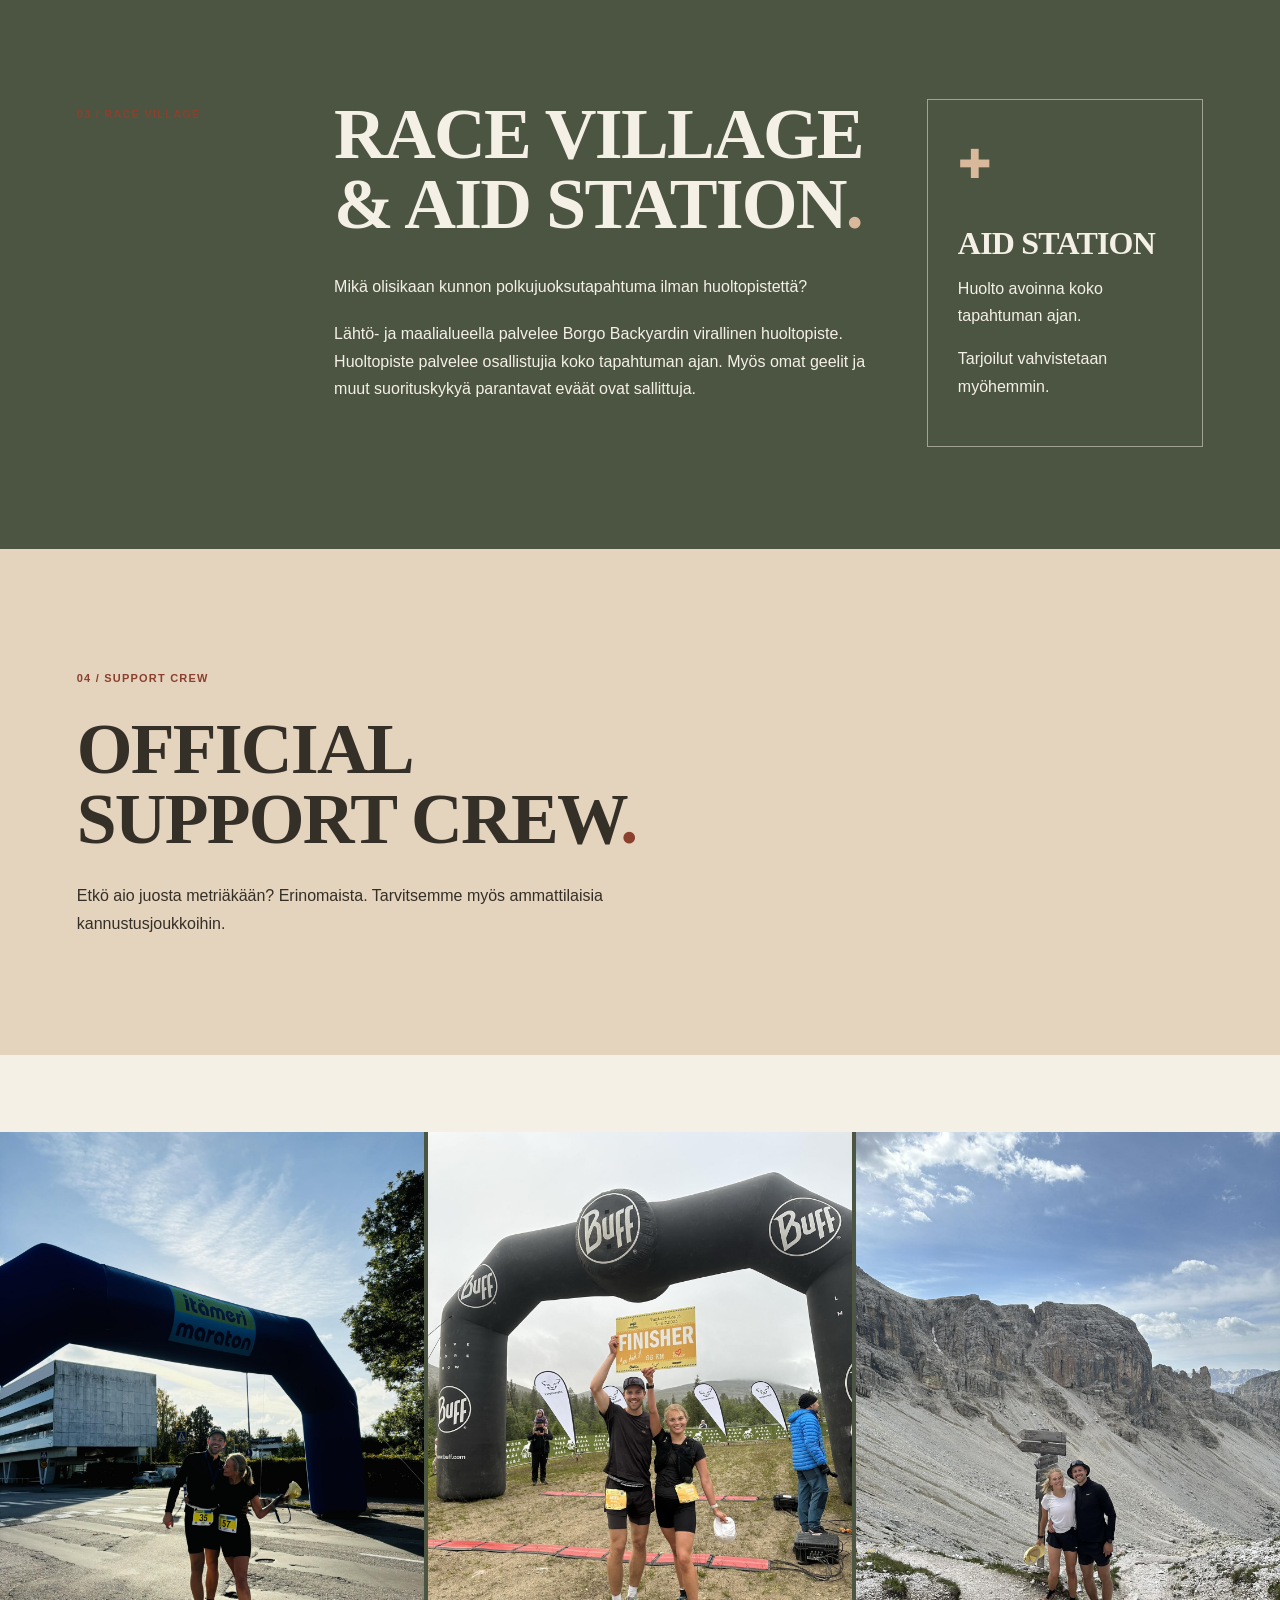
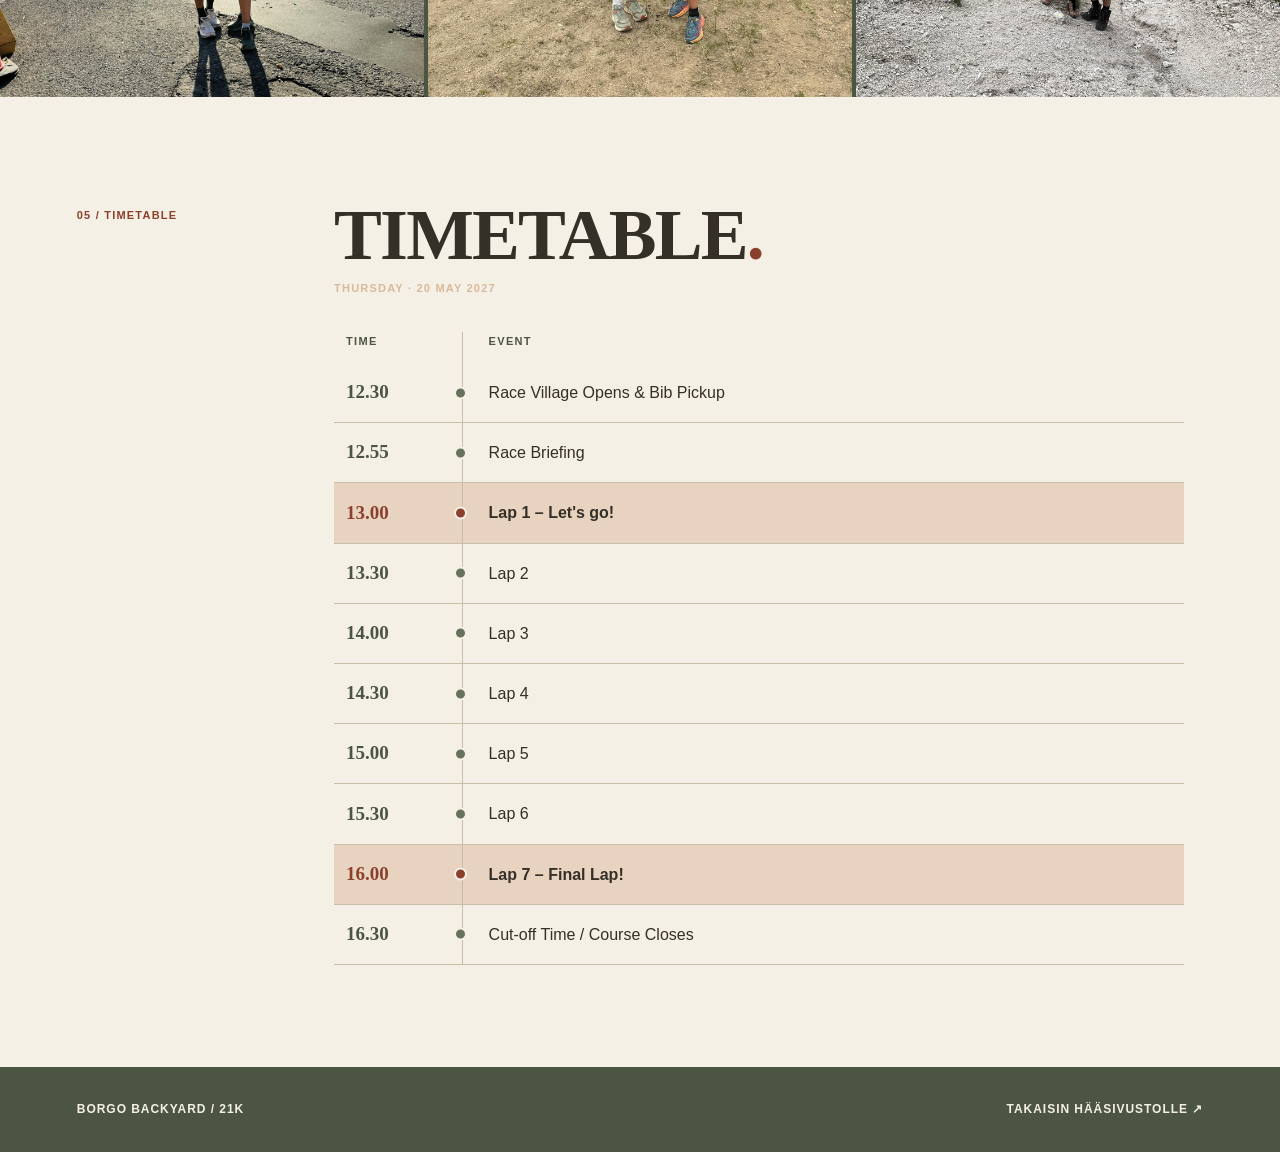
<file: borgo-backyard/index.html>
<!DOCTYPE html>
<html lang="fi">
<head>
  <meta charset="utf-8"/>
  <meta name="viewport" content="width=device-width,initial-scale=1"/>
  <meta name="robots" content="noindex, nofollow"/>
  <title>Borgo Backyard · The Unofficial Wedding 21K</title>
  <link rel="stylesheet" href="../css/borgo-backyard.css"/>
</head>
<body>
  <header class="race-header">
    <a class="wordmark" href="#top">BORGO<br/>BACKYARD<span> / 21K</span></a>
    <nav aria-label="Juoksutapahtuman valikko" data-fi-aria="Juoksutapahtuman valikko" data-sv-aria="Löpevenemangets meny">
      <a href="#course" data-fi="REITTI" data-sv="BANAN">REITTI</a>
      <a href="#timetable" data-fi="AIKATAULU" data-sv="TIDTABELL">AIKATAULU</a>
      <a href="../" data-fi="HÄÄSIVUSTO ↗" data-sv="BRÖLLOPSWEBBPLATSEN ↗">HÄÄSIVUSTO ↗</a>
    </nav>
    <div class="language" role="group" aria-label="Valitse kieli" data-fi-aria="Valitse kieli" data-sv-aria="Välj språk">
      <button type="button" data-language="fi" aria-pressed="true">FI</button><button type="button" data-language="sv" aria-pressed="false">SV</button>
    </div>
  </header>
  <main id="top">
    <section class="hero">
      <div class="hero-copy">
        <p class="kicker">UMBRIA, ITALY / 20.05.2027</p>
        <h1>BORGO<br/>BACKYARD<span>.</span></h1>
        <p class="hero-subtitle">THE UNOFFICIAL WEDDING 21K</p>
        <p class="hero-date">THURSDAY · 20 MAY 2027 · UMBRIA, ITALY</p>
        <a class="button" href="#race" data-fi="TUTUSTU TAPAHTUMAAN ↓" data-sv="UPPTÄCK EVENEMANGET ↓">TUTUSTU TAPAHTUMAAN ↓</a>
      </div>
      <figure class="photo-placeholder photo-image hero-photo">
        <img src="../images/borgo-backyard-01.jpg" alt="Arttu ja Tinya juoksevat muiden osallistujien joukossa" data-fi-alt="Arttu ja Tinya juoksevat muiden osallistujien joukossa" data-sv-alt="Arttu och Tinya springer bland andra deltagare" fetchpriority="high"/>
      </figure>
    </section>
    <div class="stats" aria-label="Borgo 21K">
      <div><strong>3.0 <small>KM</small></strong><span> / LAP</span></div>
      <div><strong>7</strong><span> LAPS</span></div>
      <div><strong>21 <small>KM</small></strong><span> TOTAL</span></div>
      <div><strong>30 <small>MIN</small></strong><span> / START</span></div>
    </div>
    <section class="section intro" id="race">
      <div class="section-label">01 / THE RACE</div>
      <div>
        <h2>THE RACE<br/>NOBODY ASKED FOR<span>.</span></h2>
        <div class="copy">
          <p data-fi="Jos olette joskus ihmetelleet, miksi meidän mielestä on täysin normaalia lähteä juoksemaan kymmeniä kilometrejä ihan vapaaehtoisesti, niin nyt teillä on mahdollisuus ottaa asiasta itse selvää!" data-sv="Om ni någon gång har undrat varför vi tycker att det är helt normalt att frivilligt ge sig ut och springa flera mil, har ni nu chansen att ta reda på det själva!">Jos olette joskus ihmetelleet, miksi meidän mielestä on täysin normaalia lähteä juoksemaan kymmeniä kilometrejä ihan vapaaehtoisesti, niin nyt teillä on mahdollisuus ottaa asiasta itse selvää!</p>
          <p data-fi="Torstaina Umbrian kukkuloilla juostaan nimittäin historian ensimmäinen Borgo Backyard – meidän ikioma, erittäin epävirallinen mutta sitäkin vakavammin otettava hääviikonlopun juoksutapahtuma." data-sv="På torsdagen springs nämligen historiens första Borgo Backyard bland Umbriens kullar – vårt alldeles egna, högst inofficiella men desto mer seriösa löpevenemang under bröllopshelgen.">Torstaina Umbrian kukkuloilla juostaan nimittäin historian ensimmäinen Borgo Backyard – meidän ikioma, erittäin epävirallinen mutta sitäkin vakavammin otettava hääviikonlopun juoksutapahtuma.</p>
          <p data-fi="Konsepti on yksinkertainen: kolmen kilometrin kierros, uusi lähtö 30 minuutin välein ja yhteensä seitsemän kierrosta. Jokainen kierros lähtee yhdessä, mutta juostaan omaan tahtiin. Mitä nopeammin juokset kierroksen, sitä pidempään ehdit levätä, tankata ja kyseenalaistaa päätöksiäsi ennen seuraavaa lähtöä." data-sv="Konceptet är enkelt: en bana på tre kilometer, en ny start var 30:e minut och sammanlagt sju varv. Alla startar varje varv tillsammans men springer i egen takt. Ju snabbare du springer varvet, desto mer tid får du att vila, fylla på energi och ifrågasätta dina beslut före nästa start.">Konsepti on yksinkertainen: kolmen kilometrin kierros, uusi lähtö 30 minuutin välein ja yhteensä seitsemän kierrosta. Jokainen kierros lähtee yhdessä, mutta juostaan omaan tahtiin. Mitä nopeammin juokset kierroksen, sitä pidempään ehdit levätä, tankata ja kyseenalaistaa päätöksiäsi ennen seuraavaa lähtöä.</p>
          <p data-fi="Voit juosta yhden kierroksen, kolme tai kaikki seitsemän. Mukaan saa hypätä missä vaiheessa tahansa, eikä omaa kierrosmäärää tarvitse päättää etukäteen. Kaikki kierrokset suorittamalla kasassa on 21 kilometriä, seitsemän yhteislähtöä ja seitsemän kierrosta." data-sv="Du kan springa ett varv, tre eller alla sju. Du kan hoppa med när som helst och behöver inte bestämma antalet varv på förhand. Alla varv tillsammans ger 21 kilometer, sju gemensamma starter och sju varv.">Voit juosta yhden kierroksen, kolme tai kaikki seitsemän. Mukaan saa hypätä missä vaiheessa tahansa, eikä omaa kierrosmäärää tarvitse päättää etukäteen. Kaikki kierrokset suorittamalla kasassa on 21 kilometriä, seitsemän yhteislähtöä ja seitsemän kierrosta.</p>
          <p data-fi="Osallistumiseen ei kuitenkaan tarvita ultrajuoksukokemusta, uusia lenkkareita tai edes erityisen suurta kiinnostusta juoksemiseen. Yksi kierros riittää. Tai kaksi. Tai seitsemän. Myös kävelijät, kannustusjoukot ja huoltopisteen asiantuntijat ovat lämpimästi tervetulleita." data-sv="Du behöver varken erfarenhet av ultralopp, nya löparskor eller ens ett särskilt stort intresse för löpning. Ett varv räcker. Eller två. Eller sju. Även promenerare, hejarklack och experter på vätskestationen är varmt välkomna.">Osallistumiseen ei kuitenkaan tarvita ultrajuoksukokemusta, uusia lenkkareita tai edes erityisen suurta kiinnostusta juoksemiseen. Yksi kierros riittää. Tai kaksi. Tai seitsemän. Myös kävelijät, kannustusjoukot ja huoltopisteen asiantuntijat ovat lämpimästi tervetulleita.</p>
          <p data-fi="Ja jos jossain vaiheessa päätät, että kolme kilometriä riittää ja Aperol kutsuu, sekin on täysin hyväksyttävä tapa osallistua." data-sv="Och om du någon gång bestämmer dig för att tre kilometer räcker och Aperol lockar, är det också ett fullt godkänt sätt att delta.">Ja jos jossain vaiheessa päätät, että kolme kilometriä riittää ja Aperol kutsuu, sekin on täysin hyväksyttävä tapa osallistua.</p>
        </div>
      </div>
    </section>
    <section class="photo-strip" aria-label="Juoksukuvagalleria" data-fi-aria="Juoksukuvagalleria" data-sv-aria="Löparbildgalleri">
      <figure class="photo-placeholder photo-image photo-strip-image">
        <img src="../images/borgo-backyard-02.jpg" alt="Arttu ja Tinya vuoristopolulla meren yllä" data-fi-alt="Arttu ja Tinya vuoristopolulla meren yllä" data-sv-alt="Arttu och Tinya på en bergsstig ovanför havet" loading="lazy"/>
      </figure>
      <figure class="photo-placeholder photo-image photo-strip-image">
        <img src="../images/borgo-backyard-03.jpg" alt="Arttu ja Tinya Singaporen Marina Bay Sandsin edustalla" data-fi-alt="Arttu ja Tinya Singaporen Marina Bay Sandsin edustalla" data-sv-alt="Arttu och Tinya framför Marina Bay Sands i Singapore" loading="lazy"/>
      </figure>
      <figure class="photo-placeholder photo-image photo-strip-image">
        <img src="../images/borgo-backyard-04.jpg" alt="Arttu ja Tinya lenkillä auringonlaskussa" data-fi-alt="Arttu ja Tinya lenkillä auringonlaskussa" data-sv-alt="Arttu och Tinya på löptur i solnedgången" loading="lazy"/>
      </figure>
    </section>
    <section class="section course" id="course">
      <div class="section-label">02 / THE COURSE</div>
      <div>
        <h2>THE COURSE<span>.</span></h2>
        <div class="copy">
          <p data-fi="Lähtö ja maali sijaitsevat hääkylällä. Reitti kulkee Umbrian kukkuloilla, ja jokainen kierros päättyy takaisin Race Villageen. Tarkempi reitti, korkeuserot ja mahdolliset muut yllätykset julkaistaan lähempänä tapahtumaa." data-sv="Start och mål finns i bröllopsbyn. Banan går bland Umbriens kullar och varje varv slutar tillbaka i Race Village. Den närmare bansträckningen, höjdskillnader och eventuella andra överraskningar publiceras närmare evenemanget.">Lähtö ja maali sijaitsevat hääkylällä. Reitti kulkee Umbrian kukkuloilla, ja jokainen kierros päättyy takaisin Race Villageen. Tarkempi reitti, korkeuserot ja mahdolliset muut yllätykset julkaistaan lähempänä tapahtumaa.</p>
          <p data-fi="Jokaisesta suoritetusta kierroksesta ansaitaan merkintä omaan osallistujapassiin. Seitsemän kierrosta suorittaneet saavat lisäksi virallisen Borgo Backyard Finisher -statuksen." data-sv="Varje avklarat varv ger en anteckning i ditt deltagarpass. Den som klarar sju varv får dessutom officiell Borgo Backyard Finisher-status.">Jokaisesta suoritetusta kierroksesta ansaitaan merkintä omaan osallistujapassiin. Seitsemän kierrosta suorittaneet saavat lisäksi virallisen Borgo Backyard Finisher -statuksen.</p>
        </div>
        <div class="course-card">
          <div><span data-fi="KIERROKSEN PITUUS" data-sv="VARVETS LÄNGD">KIERROKSEN PITUUS</span><strong>3.0 KM</strong></div>
          <div><span data-fi="ENIMMÄISMATKA" data-sv="MAXDISTANS">ENIMMÄISMATKA</span><strong>21 KM</strong></div>
          <div><span data-fi="KIERROKSIA" data-sv="VARV">KIERROKSIA</span><strong>7</strong></div>
          <div><span data-fi="LÄHTÖVÄLI" data-sv="STARTINTERVALL">LÄHTÖVÄLI</span><strong>30 MIN</strong></div>
          <div><span data-fi="LÄHTÖ JA MAALI" data-sv="START OCH MÅL">LÄHTÖ JA MAALI</span><strong>RACE VILLAGE</strong></div>
        </div>
        <div class="map-placeholder"><span>GPS / GPX</span><strong data-fi="REITTI JA KORKEUSPROFIILI JULKAISTAAN MYÖHEMMIN" data-sv="BANA OCH HÖJDPROFIL PUBLICERAS SENARE">REITTI JA KORKEUSPROFIILI JULKAISTAAN MYÖHEMMIN</strong></div>
      </div>
    </section>
    <section class="section village">
      <div class="section-label">03 / RACE VILLAGE</div>
      <div class="village-grid">
        <div><h2>RACE VILLAGE<br/>&amp; AID STATION<span>.</span></h2>
          <div class="copy"><p data-fi="Mikä olisikaan kunnon polkujuoksutapahtuma ilman huoltopistettä?" data-sv="Vad vore ett riktigt traillopp utan en vätskestation?">Mikä olisikaan kunnon polkujuoksutapahtuma ilman huoltopistettä?</p>
          <p data-fi="Lähtö- ja maalialueella palvelee Borgo Backyardin virallinen huoltopiste. Huoltopiste palvelee osallistujia koko tapahtuman ajan. Myös omat geelit ja muut suorituskykyä parantavat eväät ovat sallittuja." data-sv="Vid start och mål finns Borgo Backyards officiella vätskestation, som betjänar deltagarna under hela evenemanget. Egna geler och andra prestationshöjande tilltugg är också tillåtna.">Lähtö- ja maalialueella palvelee Borgo Backyardin virallinen huoltopiste. Huoltopiste palvelee osallistujia koko tapahtuman ajan. Myös omat geelit ja muut suorituskykyä parantavat eväät ovat sallittuja.</p></div>
        </div>
        <aside class="aid-card"><span class="aid-icon" aria-hidden="true">✚</span><h3>AID STATION</h3><p data-fi="Huolto avoinna koko tapahtuman ajan." data-sv="Stationen är öppen under hela evenemanget.">Huolto avoinna koko tapahtuman ajan.</p><p data-fi="Tarjoilut vahvistetaan myöhemmin." data-sv="Serveringen bekräftas senare.">Tarjoilut vahvistetaan myöhemmin.</p></aside>
      </div>
    </section>
    <section class="support">
      <p class="section-label">04 / SUPPORT CREW</p><h2>OFFICIAL<br/>SUPPORT CREW<span>.</span></h2>
      <p data-fi="Etkö aio juosta metriäkään? Erinomaista. Tarvitsemme myös ammattilaisia kannustusjoukkoihin." data-sv="Tänker du inte springa en enda meter? Utmärkt. Vi behöver också proffs i hejarklacken.">Etkö aio juosta metriäkään? Erinomaista. Tarvitsemme myös ammattilaisia kannustusjoukkoihin.</p>
    </section>
    <section class="memory-gallery" id="memory-gallery" aria-label="Kuvagalleria" data-fi-aria="Kuvagalleria" data-sv-aria="Bildgalleri">
      <div class="photo-strip">
        <figure class="photo-placeholder photo-image photo-strip-image">
          <img src="../images/borgo-backyard-05.jpg" alt="Arttu ja Tinya Itämeri Marathonin maalialueella" data-fi-alt="Arttu ja Tinya Itämeri Marathonin maalialueella" data-sv-alt="Arttu och Tinya vid målet för Itämeri Marathon" loading="lazy"/>
        </figure>
        <figure class="photo-placeholder photo-image photo-strip-image">
          <img src="../images/borgo-backyard-06.jpg" alt="Arttu ja Tinya polkujuoksun maalissa Finisher-kyltin kanssa" data-fi-alt="Arttu ja Tinya polkujuoksun maalissa Finisher-kyltin kanssa" data-sv-alt="Arttu och Tinya i mål efter ett traillopp med en Finisher-skylt" loading="lazy"/>
        </figure>
        <figure class="photo-placeholder photo-image photo-strip-image">
          <img src="../images/borgo-backyard-07.jpg" alt="Arttu ja Tinya vuoristomaisemassa kallioiden keskellä" data-fi-alt="Arttu ja Tinya vuoristomaisemassa kallioiden keskellä" data-sv-alt="Arttu och Tinya i ett bergslandskap bland klippor" loading="lazy"/>
        </figure>
      </div>
    </section>
    <section class="section timetable" id="timetable">
      <div class="section-label">05 / TIMETABLE</div>
      <div><h2>TIMETABLE<span>.</span></h2><p class="kicker">THURSDAY · 20 MAY 2027</p>
        <table><thead><tr><th>TIME</th><th>EVENT</th></tr></thead><tbody>
          <tr><td>12.30</td><td>Race Village Opens &amp; Bib Pickup</td></tr>
          <tr><td>12.55</td><td>Race Briefing</td></tr>
          <tr class="highlight"><td>13.00</td><td>Lap 1 – Let's go!</td></tr>
          <tr><td>13.30</td><td>Lap 2</td></tr><tr><td>14.00</td><td>Lap 3</td></tr>
          <tr><td>14.30</td><td>Lap 4</td></tr><tr><td>15.00</td><td>Lap 5</td></tr>
          <tr><td>15.30</td><td>Lap 6</td></tr>
          <tr class="highlight"><td>16.00</td><td>Lap 7 – Final Lap!</td></tr>
          <tr><td>16.30</td><td>Cut-off Time / Course Closes</td></tr>
        </tbody></table>
      </div>
    </section>
  </main>
  <footer><span>BORGO BACKYARD / 21K</span><a href="../" data-fi="TAKAISIN HÄÄSIVUSTOLLE ↗" data-sv="TILLBAKA TILL BRÖLLOPSWEBBPLATSEN ↗">TAKAISIN HÄÄSIVUSTOLLE ↗</a></footer>
  <script src="../js/borgo-backyard.js"></script>
</body>
</html>
</file>
<file: css/style.css>
/* Arttu & Tinya – sivuston tyylit.
   Järjestys: perusasetukset, kirjekuori ja salasana, sivun osiot ylhäältä alas,
   ja lopuksi näyttökoon mukaiset muutokset (1800px, 1000px, 700px, 360px, matala näyttö). */

/* ---------- Värit ja perusasetukset ---------- */

:root {
  --ink: #3d332a;
  --paper: #f2eee7;
  --sand: #e7e0d4;
  --linen: #e5ded2;
  --muted: #655b50;
  --button: #514131;
  --button-hover: #75604b;
  --light: #fffaf1;
  --error: #9b3434;
  --line: #b5a79444;
  --sans: 'Montserrat', Arial, sans-serif;
  --serif: 'Cormorant Garamond', Georgia, 'Times New Roman', serif;
  --display: 'Cormorant Garamond', Georgia, 'Times New Roman', serif;
}

* { box-sizing: border-box; }

html {
  scrollbar-color: #b9ac9b #eee9e1;
  scrollbar-width: thin;
}

body {
  margin: 0;
  background: var(--paper);
  color: var(--ink);
  font-family: var(--sans);
}

body::-webkit-scrollbar { width: 10px; }
body::-webkit-scrollbar-track { background: #eee9e1; }
body::-webkit-scrollbar-thumb { background: #b9ac9b; border: 3px solid #eee9e1; border-radius: 8px; }

button, input, select, textarea { font: inherit; }
button { cursor: pointer; }
button, a, input, select, textarea { -webkit-tap-highlight-color: transparent; }
a { color: inherit; }

button:focus-visible,
a:focus-visible,
input:focus-visible,
select:focus-visible,
textarea:focus-visible {
  outline: 2px solid #8a6745;
  outline-offset: 5px;
}

[hidden] { display: none !important; }

h1, h2, h3, p { margin-top: 0; }
p { line-height: 1.85; }

h1, h2, h3 {
  font-family: var(--display);
  font-weight: 300;
  font-style: normal;
  letter-spacing: -.045em;
}
h2 {
  font-size: clamp(32px, 3.6vw, 48px);
  line-height: 1.12;
  margin-bottom: 15px;
}
h3 { line-height: 1.2; }
h2 em, h3 em { font-weight: 300; font-style: italic; }

.eyebrow {
  font: 12px/1.6 var(--sans);
  letter-spacing: .22em;
  text-transform: uppercase;
  color: var(--muted);
}

.center { text-align: center; }

/* Vanhan ulkoasun koristeet ovat yhä HTML:ssä, mutta piilossa. */
.orn, .corner { display: none; }

.primary {
  display: inline-block;
  min-height: 46px;
  padding: 15px 23px;
  border: 1px solid var(--button);
  border-radius: 0;
  background: var(--button);
  color: #fffaf2;
  font: 12px/1.5 var(--sans);
  letter-spacing: .16em;
  text-transform: uppercase;
  text-decoration: none;
  transition: background .2s;
}
.primary:hover { background: var(--button-hover); }

.section {
  position: relative;
  margin: auto;
  padding: 80px 72px;
  scroll-margin-top: 24px;
}

/* ---------- Kirjekuori (aloitusnäkymä) ---------- */

.entry {
  position: relative;
  display: grid;
  place-items: center;
  min-height: 100svh;
  overflow: hidden;
  background: #e4dccf;
  color: #493b2c;
  text-align: center;
}
.entry-inner {
  position: relative;
  width: 100%;
  padding: 44px 18px;
}
.entry .eyebrow { color: #6a5745; }
.entry h1 {
  font-family: var(--display);
  font-size: clamp(42px, 6vw, 68px);
  font-style: normal;
  font-weight: 300;
  letter-spacing: -.04em;
  margin: 20px 0 30px;
}

.envelope-button {
  padding: 12px;
  border: 0;
  background: none;
  color: #5c4935;
}
.envelope-button:focus-visible {
  outline: 2px solid #8a6745;
  outline-offset: 7px;
}
.envelope {
  position: relative;
  display: block;
  width: min(320px, calc(100vw - 76px));
  aspect-ratio: 29 / 19;
  overflow: visible;
  border: 1px solid #9a8061;
  background: linear-gradient(145deg, #f8f0e2 0%, #e8d8c0 52%, #d2bea0 100%);
  box-shadow: 0 22px 42px #43301e30, inset 0 0 0 6px #f7efe3aa;
  perspective: 900px;
  transform-style: preserve-3d;
  transition: transform .45s ease, box-shadow .45s ease;
}
.envelope-button:hover .envelope {
  transform: translateY(-5px) rotate(-.5deg);
  box-shadow: 0 28px 48px #43301e36, inset 0 0 0 6px #f7efe3aa;
}
.envelope::before,
.envelope::after {
  content: '';
  position: absolute;
  inset: 0;
  pointer-events: none;
}
.envelope::before {
  z-index: 1;
  background: linear-gradient(145deg, #f2e7d5, #ddc9aa);
  clip-path: polygon(0 0, 50% 53%, 100% 0, 100% 100%, 0 100%);
}
.envelope::after {
  z-index: 3;
  background: linear-gradient(145deg, #e5d2b5, #f2e6d3 50%, #d6c1a0);
  clip-path: polygon(0 12%, 50% 65%, 100% 12%, 100% 100%, 0 100%);
}
.envelope-letter {
  position: absolute;
  z-index: 2;
  top: 32%;
  left: 50%;
  display: grid;
  place-items: center;
  width: 100px;
  height: 72px;
  border: 1px solid #c5aa83;
  background: #fffaf0;
  color: #705439;
  font: italic 300 30px/1 var(--display);
  transform: translate(-50%, 32px);
  transition: transform 1.15s cubic-bezier(.2,.8,.2,1) .18s;
}
.envelope-flap {
  position: absolute;
  inset: 0 0 auto;
  z-index: 4;
  height: 62%;
  border: 1px solid #b39a77;
  border-top: 0;
  background: linear-gradient(155deg, #f5ead7 0%, #ead8bd 58%, #d8c09f 100%);
  clip-path: polygon(0 0, 100% 0, 50% 100%);
  transform-origin: 50% 0;
  backface-visibility: hidden;
  will-change: transform;
  transition: transform 1.2s cubic-bezier(.2,.8,.2,1) .12s;
}
.envelope-ribbon {
  position: absolute;
  z-index: 5;
  background: linear-gradient(90deg, #795047, #a97461 48%, #70463e);
  box-shadow: inset 1px 0 #f4dccc88, inset -1px 0 #452b2788, 0 1px 3px #442a2544;
  transition: opacity .55s ease, transform .7s ease;
}
.ribbon-vertical {
  inset: 0 auto 0 45%;
  width: 10%;
}
.ribbon-horizontal {
  inset: 43% 0 auto;
  height: 12%;
  background: linear-gradient(180deg, #966657, #71463e);
  box-shadow: inset 0 1px #f4dccc88, inset 0 -1px #452b2788, 0 1px 3px #442a2544;
}
.envelope-bow {
  position: absolute;
  z-index: 6;
  top: 31%;
  left: 50%;
  width: 92px;
  height: 54px;
  transform: translate(-50%, -50%);
  transition: opacity .55s ease, transform .7s ease;
}
.envelope-bow span {
  position: absolute;
  top: 7px;
  width: 43px;
  height: 34px;
  border: 5px solid #875a4e;
  border-radius: 52% 48% 48% 52%;
  background: linear-gradient(135deg, #b27b69, #784a40);
  box-shadow: inset 0 0 0 2px #d6aa9288, 0 2px 3px #4a302555;
}
.envelope-bow span:first-child {
  left: 2px;
  transform: rotate(24deg);
}
.envelope-bow span:nth-child(2) {
  right: 2px;
  transform: rotate(-24deg) scaleX(-1);
}
.envelope-bow i {
  position: absolute;
  top: 15px;
  left: 38px;
  width: 17px;
  height: 17px;
  border: 3px solid #70473e;
  border-radius: 50%;
  background: linear-gradient(135deg, #bd8a75, #7d4e43);
  box-shadow: 0 1px 3px #4a302555;
}
.envelope-button.is-opening .envelope-flap,
.envelope-button.is-open .envelope-flap {
  transform: rotateX(-175deg);
}
.envelope-button.is-opening .envelope-letter,
.envelope-button.is-open .envelope-letter {
  transform: translate(-50%, -28px);
}
.envelope-button.is-opening .envelope-ribbon,
.envelope-button.is-open .envelope-ribbon,
.envelope-button.is-opening .envelope-bow,
.envelope-button.is-open .envelope-bow {
  opacity: 0;
}
.envelope-button.is-opening .envelope-bow,
.envelope-button.is-open .envelope-bow {
  transform: translate(-50%, -50%) scale(.6);
}
.open-label {
  display: block;
  margin-top: 28px;
  font: 12px/1.6 var(--sans);
  letter-spacing: .2em;
  text-transform: uppercase;
}

/* ---------- Salasanaikkuna ---------- */

#password-dialog {
  width: min(440px, calc(100vw - 32px));
  max-width: calc(100vw - 32px);
  max-height: 90svh;
  padding: 30px 26px;
  border: 1px solid #aa967b;
  border-radius: 0;
  background: #f2ece2;
  color: #493b2c;
  text-align: center;
  box-shadow: 0 20px 80px #0004;
}
#password-dialog::backdrop {
  background: #2e2118a6;
  backdrop-filter: blur(5px);
}
#password-dialog h2 {
  font-size: 31px;
  letter-spacing: -.04em;
  margin: 15px 0;
}
#password-dialog p { font: 14px/1.8 var(--sans); }
#password-dialog .eyebrow { font-size: 12px; }
#password-dialog label {
  display: block;
  margin: 18px 0 6px;
  font: 13px/1.6 var(--sans);
  text-align: left;
}
#password-dialog input {
  width: 100%;
  min-height: 48px;
  padding: 13px;
  border: 1px solid #b6a58d;
  border-radius: 0;
  background: #fffaf2;
  color: #493a32;
  font: 16px/1.5 var(--sans);
}
#password-dialog .primary {
  width: 100%;
  margin: 16px 0 10px;
}
#password-dialog #password-cancel {
  display: block;
  min-height: 44px;
  margin: 6px auto 0;
  padding: 12px;
  border: 0;
  background: none;
  color: #6e5941;
}
#password-dialog #password-error {
  margin: 10px 0 0;
  color: var(--error);
  font-size: 13px;
}

/* ---------- Sivu ja yläpalkki ---------- */

#site {
  position: relative;
  background: var(--paper);
  overflow: clip;
}

#site > header {
  position: absolute;
  inset: 0 0 auto;
  z-index: 10;
  color: var(--light);
}
#site > header .nav {
  position: relative;
  display: flex;
  justify-content: center;
  align-items: center;
  gap: 24px;
  min-height: 76px;
  padding: 22px 32px;
  border-bottom: 1px solid #fff3;
}
#site > header .header-meta { display: none; }
#site > header nav {
  display: flex;
  flex-wrap: nowrap;
  justify-content: center;
  gap: clamp(20px, 3.2vw, 48px);
}
#site > header nav a {
  padding: 10px 0;
  border-bottom: 1px solid transparent;
  font: 12px/1.5 var(--sans);
  letter-spacing: .18em;
  text-transform: uppercase;
  text-decoration: none;
  white-space: nowrap;
}
#site > header nav a:hover { border-color: var(--light); }
.language-switch {
  position: absolute;
  top: 50%;
  right: 32px;
  display: flex;
  overflow: hidden;
  border: 1px solid #fff8;
  transform: translateY(-50%);
}
.language-switch button {
  min-width: 38px;
  min-height: 34px;
  padding: 7px 9px;
  border: 0;
  background: transparent;
  color: var(--light);
  font: 11px/1.5 var(--sans);
  letter-spacing: .08em;
}
.language-switch button[aria-pressed="true"] {
  background: var(--light);
  color: var(--ink);
}
.language-switch button:hover { background: #fff4; }
.language-switch button[aria-pressed="true"]:hover { background: #fff; }

/* ---------- Etusivun kuvanauha ---------- */

#home {
  position: relative;
  height: 96vh;
  height: 96svh;
  min-height: 600px;
  overflow: hidden;
  isolation: isolate;
}
#home::after {
  content: '';
  position: absolute;
  inset: 0;
  z-index: 1;
  background: linear-gradient(180deg, #1f1a176b 0%, #1f1a1714 25%, #1f1a1726 56%, #1f1a1766 100%);
  pointer-events: none;
}

.film-track {
  position: absolute;
  inset: 0 auto 0 0;
  display: flex;
  width: max-content;
  height: 100%;
  will-change: transform;
}
.film-track img {
  flex: none;
  width: 86vw;
  max-width: none;
  height: 100%;
  object-fit: cover;
  object-position: 50% 55%;
}
.film-track img:nth-child(even) { filter: grayscale(1); }

.hero-caption {
  position: absolute;
  inset: 90px 24px 78px;
  z-index: 2;
  display: flex;
  flex-direction: column;
  justify-content: center;
  align-items: center;
  color: var(--light);
  text-align: center;
  text-shadow: 0 2px 24px #21180f55;
  pointer-events: none;
}
.hero-caption h1 {
  display: flex;
  align-items: baseline;
  justify-content: center;
  gap: .12em;
  margin: 0 0 28px;
  font-size: clamp(70px, 9.2vw, 146px);
  font-weight: 300;
  line-height: 1.12;
  letter-spacing: -.045em;
  white-space: nowrap;
  text-shadow: 0 2px 32px #17120d55;
}
.hero-amp {
  font-size: .64em;
  font-style: italic;
  letter-spacing: -.07em;
  opacity: .92;
}
.hero-location,
.hero-date {
  margin: 0;
  font: 14px/1.6 var(--sans);
  letter-spacing: .2em;
}
.hero-location {
  margin-bottom: 12px;
  font-size: 13px;
  letter-spacing: .34em;
  text-transform: uppercase;
}
.hero-location::before {
  content: '';
  display: block;
  width: 48px;
  height: 1px;
  margin: 0 auto 23px;
  background: #fff9;
}

.film-controls {
  position: absolute;
  z-index: 3;
  left: 0;
  right: 0;
  bottom: 27px;
  text-align: center;
}
.film-controls button {
  min-height: 44px;
  padding: 12px 18px;
  border: 1px solid #fff9;
  border-radius: 0;
  background: #34271d40;
  backdrop-filter: blur(8px);
  color: var(--light);
  font: 11px/1.5 var(--sans);
  letter-spacing: .12em;
  text-transform: uppercase;
}
.film-controls button:focus-visible {
  outline: 3px solid white;
  outline-offset: 3px;
}

/* Nuolet luodaan js/hero.js:ssä. */
.film-arrow {
  position: absolute;
  top: 50%;
  z-index: 5;
  display: grid;
  place-items: center;
  width: 52px;
  height: 64px;
  min-height: 44px;
  padding: 0;
  border: 1px solid #fff6;
  border-radius: 28px;
  background: #30251b44;
  backdrop-filter: blur(5px);
  color: #fffaf2;
  font: 300 38px/1 Georgia, serif;
  transform: translateY(-50%);
  transition: background .2s;
}
.film-arrow:hover { background: #30251b88; }
.film-arrow:focus-visible {
  outline: 3px solid #fffaf2;
  outline-offset: 4px;
}
.film-prev { left: 22px; }
.film-next { right: 22px; }

/* ---------- Laskuri ---------- */

.countdown-section {
  padding: 25px 24px 22px;
  background: #dcd3c4;
}
.countdown-section > .eyebrow {
  margin-bottom: 12px;
  color: #655849;
  font-size: 15px;
}
.countdown {
  display: flex;
  justify-content: center;
  gap: clamp(16px, 4vw, 44px);
  margin: 0 auto 13px;
}
.countdown > div { min-width: 60px; }
.countdown strong {
  display: block;
  color: #574735;
  font-family: var(--display);
  font-size: clamp(30px, 4vw, 42px);
  font-weight: 400;
  font-variant-numeric: tabular-nums;
  line-height: 1.1;
}
.countdown span {
  display: block;
  margin-top: 5px;
  color: #5a4d3f;
  font: 12px/1.6 var(--sans);
  letter-spacing: .14em;
  text-transform: uppercase;
}
.countdown-note {
  margin: 0;
  color: #655849;
  font: 13px/1.6 var(--sans);
}

/* ---------- Meistä (kuva taustana) ---------- */

#story {
  isolation: isolate;
  display: grid;
  align-items: center;
  gap: 70px;
  min-height: 690px;
  margin: 0;
  padding: 88px clamp(32px, 7vw, 132px);
  overflow: hidden;
  background: #35352f;
  color: #fffaf2;
  text-align: left;
}
#story::after {
  content: '';
  position: absolute;
  inset: 0;
  z-index: -1;
  background: linear-gradient(90deg, #1d211cde 0%, #1d211cb8 29%, #1d211c73 57%, #1d211c0d 100%);
  pointer-events: none;
}
.aura-story-photo {
  position: absolute;
  inset: 0;
  z-index: -2;
  margin: 0;
}
.aura-story-photo img {
  display: block;
  width: 100%;
  height: 100%;
  object-fit: cover;
  object-position: 56% 20%;
}
.aura-story-copy {
  position: relative;
  z-index: 1;
  width: min(100%, 570px);
  min-width: 0;
}
#story h2 {
  max-width: 570px;
  margin: 0 0 24px;
  color: #fffaf2;
  text-wrap: balance;
}
#story .story-title { font-size: clamp(44px, 5vw, 72px); line-height: 1.03; }
.story-title > span { display: block; }
#story p {
  max-width: 510px;
  margin: 0 0 18px;
  font: 16px/1.95 var(--sans);
  text-shadow: 0 1px 8px #0003;
}
#story .story-subtitle { margin-top: -14px; font-family: var(--display); font-size: 22px; font-style: italic; }
#story .story-closing { font-weight: 600; }
#story .story-ps { font-style: italic; font-size: 14px; }
#story .primary {
  display: inline-flex;
  align-items: center;
  justify-content: center;
  min-height: 48px;
  margin-top: 8px;
  padding: 14px 23px;
  border-color: #f3ece0;
  background: #f3ece0;
  color: #44382c;
  letter-spacing: .14em;
}
#story .primary:hover {
  border-color: #fffaf2;
  background: #fffaf2;
}

/* ---------- Ohjelma (käännettävät päiväkortit) ---------- */

.weekend {
  position: relative;
  overflow: hidden;
  background: var(--paper);
}
.weekend h2 { margin-bottom: 32px; }
.weekend .schedule-note { margin: -22px 0 24px; color: #6d5841; font: 13px/1.5 var(--sans); }

.cards-scroll {
  overflow: auto;
  padding: 2px 2px 14px;
  scroll-snap-type: x mandatory;
  scrollbar-width: thin;
  scrollbar-color: #a9977e var(--linen);
}
.days {
  display: grid;
  grid-template-columns: repeat(4, minmax(0, 1fr));
  gap: 16px;
}

.flip-card {
  position: relative;
  min-height: 420px;
  perspective: 1200px;
  scroll-snap-align: start;
}
.flip-toggle {
  display: block;
  width: 100%;
  height: 100%;
  padding: 0;
  border: 0;
  background: transparent;
  color: inherit;
  text-align: left;
}
/* Puolet ovat päällekkäin samassa ruudukon solussa, joten kortti kasvaa pidemmän puolen mittaiseksi. */
.flip-inner {
  position: relative;
  display: grid;
  width: 100%;
  height: 100%;
  min-height: 420px;
  transform-style: preserve-3d;
  transition: transform .65s;
}
.flip-toggle[aria-pressed="true"] .flip-inner { transform: rotateY(180deg); }
.race-day.is-flipped .flip-inner { transform: rotateY(180deg); }

.flip-face {
  grid-area: 1 / 1;
  display: flex;
  flex-direction: column;
  padding: 24px 20px;
  border: 1px solid #b9ab9655;
  background: var(--linen);
  backface-visibility: hidden;
  -webkit-backface-visibility: hidden;
}
.flip-front::before {
  content: attr(data-aura-day);
  margin: 0 0 25px;
  color: #a28d73;
  font: 42px/1 Georgia, serif;
}
.flip-back {
  background: #f8f5ef;
  transform: rotateY(180deg);
}
.flip-face small {
  color: #64543f;
  font: 12px/1.6 var(--sans);
  letter-spacing: .11em;
  text-transform: uppercase;
}
.flip-face strong {
  margin: 15px 0 18px;
  font-family: var(--display);
  font-size: 25px;
  font-weight: 300;
  font-style: italic;
  line-height: 1.15;
  letter-spacing: -.035em;
}
.flip-back strong {
  margin: 12px 0;
  font-size: 24px;
}
.day-description { font: 14px/1.75 var(--sans); }
.flip-hint {
  margin-top: auto;
  padding-top: 15px;
  color: #6e5b46;
  font: 12px/1.6 var(--sans);
  letter-spacing: .04em;
  text-decoration: underline;
  text-underline-offset: 4px;
}
.flip-back small,
.flip-back .flip-hint,
.schedule-row b { color: #6d5841; }
.flip-back .flip-hint { flex-shrink: 0; }
.flip-dress-code {
  margin-top: 12px;
  color: #6d5841;
  font: 12px/1.5 var(--sans);
}

.schedule { display: block; }
.schedule-row {
  display: grid;
  grid-template-columns: minmax(0, 1fr) minmax(0, 2.25fr);
  gap: 8px;
  padding: 6px 0;
  border-bottom: 1px solid var(--line);
  font: 13px/1.45 var(--sans);
}
.schedule-no-time { grid-template-columns: 1fr; }
.schedule-row b {
  font-weight: 400;
  font-variant-numeric: tabular-nums;
}
.schedule-row span { overflow-wrap: break-word; }
.big-day .schedule-row { grid-template-columns: 88px minmax(0, 1fr); }
.big-day .schedule-row b { white-space: nowrap; }
.schedule-detail {
  display: block;
  margin-top: 4px;
  color: #6d5841;
}
.race-day .schedule-row { grid-template-columns: minmax(88px, 1fr) minmax(0, 2fr); }
.race-day .flip-front { width: 100%; color: inherit; text-align: left; cursor: pointer; }
.race-front-toggle { align-self: flex-start; border: 0; background: transparent; padding: 15px 0 0; font: inherit; cursor: pointer; }
.race-day .flip-back { padding-bottom: 24px; }
.race-return { align-self: flex-start; border: 0; background: transparent; cursor: pointer; }
.race-card-link {
  display: inline-flex;
  align-items: center;
  min-height: 44px;
  margin: 4px 0 10px;
  padding: 8px 10px;
  background: #44382c;
  color: #fffaf2;
  font: 600 11px/1.4 var(--sans);
  letter-spacing: .06em;
  text-decoration: none;
}
.race-card-link:hover, .race-card-link:focus-visible { background: #745c43; }

/* ---------- Matka ja majoitus ---------- */

.editorial-travel {
  background: var(--sand);
  text-align: left;
}
.travel-intro { max-width: 700px; margin: 20px 0 0; font: 15px/1.85 var(--sans); }
.travel-part { padding-top: 40px; margin-top: 40px; border-top: 1px solid #aa967b66; }
.travel-number { margin: 0 0 32px; color: #6b5642; font: 600 12px/1.6 var(--sans); letter-spacing: .16em; }
.travel-closing { font-family: var(--display) !important; font-size: 21px !important; font-style: italic !important; }
.travel-photo-pair { display: grid; grid-template-columns: 1fr 1fr; gap: 20px; margin: 30px 0 55px; }
.travel-photo-pair figure { margin: 0; min-width: 0; }
.travel-photo-pair img { width: 100%; height: 300px; display: block; object-fit: cover; }
.travel-placeholder { display: flex; align-items: center; justify-content: center; min-height: 175px; padding: 24px; border: 1px dashed #aa967b; background: #e8dfd1; color: #695b4a; font: 13px/1.6 var(--sans); text-align: center; }
.travel-placeholder-large { min-height: 300px; }
.travel-subsection { margin-top: 30px; }
.travel-illustration { display: grid; place-items: center; min-height: 260px; background: #ddd1bd; color: #85735a; font: 100px/1 var(--display); }
.airport-panel { max-width: 850px; margin: 24px 0 40px; }
.airport-list { margin: 0; padding: 0; border-top: 1px solid #aa967b66; list-style: none; }
.airport-list li { display: flex; align-items: center; justify-content: space-between; gap: 12px; padding: 11px 6px; border-bottom: 1px solid #aa967b66; font: 14px/1.5 var(--sans); }
.airport-name, .airport-time { display: flex; align-items: center; gap: 9px; }
.airport-name { min-width: 0; }
.airport-time { flex: 0 0 auto; font-variant-numeric: tabular-nums; }
.travel-icon { display: inline-flex; flex: 0 0 20px; align-items: center; justify-content: center; width: 20px; font-size: 16px; line-height: 1; }
.travel-sr-only { position: absolute; width: 1px; height: 1px; padding: 0; margin: -1px; overflow: hidden; clip: rect(0, 0, 0, 0); white-space: nowrap; border: 0; }
.airport-panel .fine-note, .lodging-card .fine-note { color: #65553f; font: 13px/1.7 var(--sans); }
.train-copy { max-width: 850px; margin-bottom: 40px; }
.travel-mode-heading { display: flex; align-items: center; gap: 9px; margin: 0 0 14px !important; font: 600 14px/1.5 var(--sans) !important; letter-spacing: 0 !important; }
.lodging-cards { display: grid; grid-template-columns: repeat(3, minmax(0, 1fr)); gap: 16px; margin: 30px 0; }
.lodging-card { min-width: 0; background: #f3ece0; }
.lodging-card > div:last-child { padding: 22px; }
.lodging-card h4 { margin: 0 0 12px; font: 24px/1.2 var(--display); }
.lodging-card p, .lodging-card a { font: 14px/1.7 var(--sans); }
.lodging-card a { color: #564632; font-weight: 600; }
.transport-callout { padding: 28px; border-left: 3px solid #a68d6a; background: #eee5d7; }
.transport-callout p:last-child { margin-bottom: 0; }
.travel-heading {
  margin-bottom: 36px;
  text-align: left;
}
.travel-heading h2 { margin: 10px 0 8px; }
.script-accent {
  margin: 0;
  color: #705b46;
  font-family: var(--display);
  font-size: 20px;
  font-style: italic;
  line-height: 1.5;
}

.travel-row {
  display: grid;
  grid-template-columns: 1fr 1fr;
  align-items: center;
  gap: 56px;
  margin: 0 0 40px;
}
.travel-row figure {
  margin: 0;
  min-width: 0;
}
.travel-row img {
  display: block;
  width: 100%;
  height: 380px;
  object-fit: cover;
}
.travel-row img.villa-detail { height: 340px; }

.travel-copy h3 {
  margin: 8px 0 16px;
  font-size: 35px;
  line-height: 1.15;
}
.travel-copy p {
  max-width: 740px;
  margin: 0 0 17px;
  font: 15px/1.85 var(--sans);
}
.train-copy p { font: 14px/1.7 var(--sans); }
.race-preference-note { margin: 4px 0 14px; color: #65553f; font: 12px/1.5 var(--sans); }
.travel-copy .eyebrow {
  color: #6b5642;
  font: 12px/1.6 var(--sans);
  letter-spacing: .16em;
}
.travel-copy h4 {
  margin: 20px 0 10px;
  font-size: 19px;
  font-weight: 400;
}
.travel-copy .fine-note {
  color: #65553f;
  font: 13px/1.7 var(--sans);
}
.lodging-list {
  display: grid;
  gap: 14px;
  margin-top: 12px;
}
.lodging-option p { margin: 0 0 4px; }
.lodging-option > a { display: inline-block; margin-bottom: 4px; color: #564632; font: 16px/1.5 var(--sans); }
.lodging-option > a:hover { color: #8a634c; }
.lodging-option strong {
  color: #564632;
  font-weight: 700;
}

.venue-map {
  margin-top: 8px;
  padding-top: 28px;
  border-top: 1px solid #aa967b66;
}
.venue-map h3 {
  margin: 22px 0 8px;
  font-size: 28px;
}
.venue-map p {
  color: #65553f;
  font: 14px/1.8 var(--sans);
}
.venue-map .map-note { font-size: 13px; }
.venue-map iframe {
  display: block;
  width: 100%;
  height: 280px;
  margin: 22px 0 16px;
  border: 0;
}

/* ---------- Kuvagalleria ---------- */

.gallery-band { background: var(--paper); }
.gallery-band .section { padding: 88px 72px; }
.photos {
  display: grid;
  grid-template-columns: minmax(0, 1fr) minmax(0, 1fr) minmax(0, .72fr);
  grid-template-rows: auto auto auto;
  gap: clamp(12px, 1.4vw, 20px);
  width: min(100%, 1280px);
  margin: 0 auto;
}
.gallery-item {
  min-width: 0;
  margin: 0;
  overflow: hidden;
  background: #d7cdbd;
}
.gallery-item:nth-child(1) { grid-column: 1; grid-row: 1; }
.gallery-item:nth-child(2) { grid-column: 2; grid-row: 1; }
.gallery-item:nth-child(3) { grid-column: 1; grid-row: 2; }
.gallery-item:nth-child(4) { grid-column: 2; grid-row: 2; }
.gallery-item:nth-child(5) {
  grid-column: 3;
  grid-row: 1 / span 2;
  background: #fff;
}
.gallery-item:nth-child(6) { grid-column: 3; grid-row: 3; aspect-ratio: 4 / 3; }
.gallery-item:nth-child(-n+4) { aspect-ratio: 4 / 3; }
.gallery-item img {
  display: block;
  width: 100%;
  height: 100%;
  object-fit: cover;
}
.gallery-item:nth-child(5) img { object-fit: contain; }

/* ---------- Usein kysyttyä ---------- */

.faq-section {
  background: var(--sand);
  text-align: center;
}
.faq-section h2 { margin-bottom: 18px; }
.faq-list {
  width: min(100%, 840px);
  margin: 24px auto 0;
}
.faq-list details {
  margin: 0 0 16px;
  border: 1px solid var(--line);
  background: #ffffff55;
  text-align: left;
}
.faq-list details:last-child { margin-bottom: 0; }
.faq-list summary {
  position: relative;
  display: block;
  padding: 18px 36px 18px 20px;
  cursor: pointer;
  font-size: 18px;
  line-height: 1.5;
  list-style: none;
}
.faq-list summary::-webkit-details-marker { display: none; }
.faq-list summary::after {
  position: absolute;
  top: 50%;
  right: 4px;
  color: #705b46;
  content: '+';
  font: 24px/1 var(--sans);
  transform: translateY(-50%);
}
.faq-list details[open] summary::after { content: '−'; }
.faq-list summary:focus-visible {
  outline: 2px solid #8a6745;
  outline-offset: 3px;
}
.faq-list details p {
  max-width: 740px;
  margin: 0 auto;
  padding: 0 20px 20px;
  font: 15px/1.8 var(--sans);
}

/* ---------- Muistaminen ---------- */

.section.gift-section {
  padding: 42px 24px;
  border-top: 1px solid var(--line);
  background: var(--paper);
  text-align: center;
}
.gift-section h2 {
  margin: 0 0 18px;
  font-size: clamp(30px, 3.4vw, 42px);
  letter-spacing: -.035em;
}
.gift-section p {
  max-width: 680px;
  margin: 0 auto;
  font: 16px/1.9 var(--sans);
}

/* ---------- Ilmoittautuminen ---------- */

.rsvp {
  display: grid;
  grid-template-columns: .85fr 1.15fr;
  align-items: start;
  gap: 56px;
  padding: 76px 72px;
  background: var(--sand);
}
.rsvp h2 { margin: 14px 0 22px; }

.form-card { position: relative; }
.form-card label {
  display: block;
  margin-bottom: 20px;
  color: #675744;
  font: 14px/1.6 var(--sans);
}
.form-card input,
.form-card select,
.form-card textarea {
  display: block;
  width: 100%;
  min-height: 48px;
  margin-top: 7px;
  padding: 12px 13px;
  border: 1px solid #b6a58d66;
  border-radius: 0;
  background: #f4efe5;
  color: var(--ink);
  font: 16px/1.5 var(--sans);
}
.form-card .rsvp-events {
  min-width: 0;
  margin: 0 0 20px;
  padding: 18px;
  border: 1px solid #b6a58d66;
}
.form-card .rsvp-events legend {
  padding: 0 6px;
  color: #675744;
  font: 16px/1.5 var(--sans);
}
.form-card .rsvp-events > p {
  margin: 0 0 10px;
  color: #675744;
  font: 14px/1.6 var(--sans);
}
.form-card .rsvp-events .event-choice {
  display: grid;
  grid-template-columns: 24px minmax(0, 1fr);
  align-items: center;
  gap: 12px;
  min-height: 56px;
  margin: 0;
  padding: 10px 12px;
  border: 1px solid #b6a58d66;
  background: #f4efe5;
  cursor: pointer;
  font: 14px/1.5 var(--sans);
}
.form-card .rsvp-events .event-choice + .event-choice { border-top: 0; }
.form-card .rsvp-events input[type="checkbox"] {
  width: 22px;
  min-height: 22px;
  margin: 0;
  padding: 0;
  accent-color: var(--ink);
}
.form-card textarea {
  min-height: 110px;
  resize: vertical;
}
.form-card button { width: 100%; }

/* Roskapostiansa: piilotettu kenttä, jonka vain botit täyttävät. */
.form-card .hp {
  position: absolute;
  left: -9999px;
  width: 1px;
  height: 1px;
  overflow: hidden;
}

#rsvp-error {
  margin: 16px 0 0;
  color: var(--error);
  font: 14px/1.6 var(--sans);
}

.thanks {
  padding: 24px 0;
  text-align: center;
}
.thanks p { font: 15px/1.8 var(--sans); }
.thanks .primary { min-height: 44px; }

/* ---------- Alatunniste ---------- */

footer {
  padding: 31px 24px;
  background: #3d3024;
  color: #f0e6d5;
  text-align: center;
}
footer p {
  margin: 0;
  font: 12px/1.7 var(--sans);
  letter-spacing: .13em;
}
footer button {
  min-height: 44px;
  margin: 8px 0 0;
  border: 0;
  background: none;
  color: #d4c1a6;
  font: 13px/1.6 var(--sans);
}

/* ---------- Näyttökoon mukaan ---------- */

@media (min-width: 1800px) {
  #story { min-height: 760px; }
  .hero-caption h1 { font-size: 156px; }
}

@media (max-width: 1000px) {
  .section { padding: 64px 38px; }
  .gallery-band .section { padding: 64px 38px; }
  #home {
    height: 95svh;
    min-height: 570px;
  }

  #story {
    gap: 38px;
    min-height: 660px;
    padding: 64px 48px;
  }
  .aura-story-copy { width: min(100%, 520px); }

  .days {
    grid-template-columns: repeat(4, minmax(220px, 1fr));
    width: max-content;
    min-width: 100%;
  }
  .flip-card { width: 220px; }

  .travel-row { gap: 36px; }
  .rsvp {
    gap: 32px;
    padding: 64px 38px;
  }
}

@media (max-width: 700px) {
  .section { padding: 40px 23px; }
  .section.gift-section { padding: 32px 24px; }
  .gallery-band .section { padding: 32px 16px; }

  #site > header .nav {
    gap: 0;
    min-height: 0;
    padding: 17px 16px;
  }
  #site > header nav {
    width: calc(100% - 82px);
    margin-right: 82px;
    gap: clamp(15px, 4.5vw, 26px);
  }
  .language-switch { right: 12px; }
  #site > header nav a {
    display: flex;
    align-items: center;
    min-height: 44px;
    padding: 0;
    font-size: 11px;
    letter-spacing: .08em;
  }

  .entry h1 { font-size: 45px; }

  #home {
    height: 94vh;
    height: 94svh;
    min-height: 520px;
  }
  .film-track img {
    width: 90vw;
    object-position: 50% 54%;
  }
  .hero-caption { inset: 76px 14px 78px; }
  .hero-caption h1 {
    gap: .1em;
    margin-bottom: 24px;
    font-size: clamp(43px, 13.6vw, 86px);
    letter-spacing: -.05em;
  }
  .hero-location {
    font-size: 12px;
    letter-spacing: .28em;
  }
  .hero-location::before {
    width: 38px;
    margin-bottom: 20px;
  }
  .hero-date {
    font-size: 13px;
    letter-spacing: .15em;
  }
  .film-controls { bottom: 23px; }
  .film-arrow {
    width: 44px;
    height: 52px;
    font-size: 32px;
  }
  .film-prev { left: 10px; }
  .film-next { right: 10px; }

  .countdown-section { padding: 22px 12px; }
  .countdown-section > .eyebrow { font-size: 14px; }
  .countdown { gap: 18px; }
  .countdown > div { min-width: 48px; }
  .countdown strong { font-size: 32px; }
  .countdown span { letter-spacing: .03em; }
  .countdown-note { font-size: 12px; }

  #story {
    align-items: end;
    gap: 0;
    min-height: 780px;
    padding: 40px 25px;
  }
  #story::after {
    background: linear-gradient(180deg, #1d211cbd 0%, #1d211cde 45%, #1d211cf2 100%);
  }
  .aura-story-photo img { object-position: 49% 50%; }
  #story::after {
    background: linear-gradient(180deg, #1d211cb3 0%, #1d211c99 35%, #1d211cb3 68%, #1d211cdb 100%);
  }
  .aura-story-copy {
    width: 100%;
    max-width: 540px;
    margin: 0 auto;
  }
  #story h2 {
    max-width: 480px;
    margin-bottom: 20px;
  }
  #story .story-title { font-size: clamp(42px, 10vw, 58px); }
  .story-title-break { display: block; }
  #story p {
    margin-bottom: 15px;
    font-size: 15px;
    line-height: 1.9;
  }
  #story .primary { margin-top: 6px; }

  /* Päiväkortit vieritetään sivusuunnassa reunasta reunaan. */
  .weekend .section { padding-right: 0; }
  .weekend h2 { margin-bottom: 24px; }
  .weekend .schedule-note { margin: -14px 0 20px; }
  .cards-scroll {
    margin: 0;
    padding: 2px 23px 16px 2px;
    scroll-padding-left: 2px;
  }
  .days {
    grid-template-columns: repeat(4, minmax(240px, 77vw));
    gap: 12px;
    min-width: 0;
  }
  .flip-card { width: auto; }
  .flip-face { padding: 25px 23px; }
  .flip-face strong { font-size: 29px; }
  .day-description { font-size: 15px; }

  .travel-heading { margin-bottom: 24px; }
  .travel-heading h2 { font-size: 35px; }
  .script-accent { font-size: 19px; }
  .travel-row {
    grid-template-columns: 1fr;
    gap: 22px;
    margin-bottom: 32px;
  }
  .travel-row.reverse figure { order: 1; }
  .travel-row.reverse .travel-copy { order: 2; }
  .travel-row img,
  .travel-row img.villa-detail { height: 285px; }
  .travel-photo-pair .travel-placeholder { height: 180px; min-height: 180px; }
  .lodging-cards { grid-template-columns: 1fr; }
  .travel-copy h3 { font-size: 31px; }
  .venue-map iframe { height: 260px; }

  .photos {
    grid-template-columns: repeat(2, minmax(0, 1fr));
    gap: 12px;
    width: 100%;
  }
  .gallery-item:nth-child(1) { grid-column: 1; grid-row: 1; }
  .gallery-item:nth-child(2) { grid-column: 2; grid-row: 1; }
  .gallery-item:nth-child(3) { grid-column: 1; grid-row: 2; }
  .gallery-item:nth-child(4) { grid-column: 2; grid-row: 2; }
  .gallery-item:nth-child(5) {
    grid-column: 1 / span 2;
    grid-row: 3;
    aspect-ratio: 3 / 2;
  }
  .gallery-item:nth-child(6) { grid-column: 1 / span 2; grid-row: 4; }

  .gift-section p { font-size: 15px; }

  .rsvp {
    grid-template-columns: 1fr;
    gap: 20px;
    padding: 40px 23px;
  }
  .rsvp h2 { font-size: 36px; }

  footer { padding: 28px 20px; }
  footer p { letter-spacing: .08em; }
}

@media (max-width: 767px) {
  .travel-photo-pair { grid-template-columns: 1fr; }
  .travel-photo-pair img { height: auto; }
}

@media (max-width: 360px) {
  #site > header nav { gap: 4px; }
  #site > header nav a { letter-spacing: .08em; }
  .hero-caption h1 { font-size: 43px; }
  #story {
    min-height: 810px;
    padding: 36px 22px;
  }
}

@media (max-height: 560px) and (min-width: 701px) {
  #home {
    height: 100svh;
    min-height: 430px;
  }
  .hero-caption h1 {
    margin-bottom: 12px;
    font-size: 76px;
  }
  .hero-location::before { margin-bottom: 12px; }
}

/* ---------- Liikkeen vähentäminen ---------- */

@media (prefers-reduced-motion: no-preference) {
  html { scroll-behavior: smooth; }
}

@media (prefers-reduced-motion: reduce) {
  * { transition: none !important; }
}
</file>
<file: css/coming-soon.css>
#coming-soon[hidden] { display: none; }

.coming-soon-page {
  position: relative;
  display: grid;
  min-height: 100vh;
  min-height: 100svh;
  place-items: center;
  padding: 72px 16px 32px;
  background: var(--paper);
}

.coming-soon-page .countdown-section {
  width: min(100%, 760px);
  padding: clamp(24px, 6vw, 56px) 16px;
  background: var(--sand);
}

.coming-soon-page .eyebrow {
  margin-bottom: 12px;
  color: var(--muted);
}

.coming-soon-page h1 {
  margin: 0;
  font: 400 clamp(34px, 7vw, 58px)/1.05 var(--display);
}

.coming-soon-date {
  margin: 12px 0 24px;
  font: 400 clamp(20px, 4vw, 28px)/1.3 var(--serif);
}

.coming-soon-countdown {
  flex-wrap: wrap;
}

.coming-soon-page .language-switch {
  top: 20px;
  right: 20px;
  transform: none;
  border-color: var(--line);
}

.coming-soon-page .language-switch button {
  color: var(--ink);
}

.coming-soon-page .language-switch button[aria-pressed="true"] {
  background: var(--button);
  color: var(--light);
}

.coming-soon-page .language-switch button:hover {
  background: var(--sand);
}

.coming-soon-page .language-switch button[aria-pressed="true"]:hover {
  background: var(--button-hover);
}

@media (max-width: 360px) {
  .coming-soon-page {
    padding-right: 10px;
    padding-left: 10px;
  }

  .coming-soon-page .countdown {
    gap: 12px;
  }

  .coming-soon-page .countdown > div {
    min-width: 46px;
  }
}
</file>
<file: css/quiz.css>
/* Kutsun avaamista edeltävä tietovisa. */
.quiz {
  min-height: 100svh;
  display: grid;
  place-items: center;
  padding: 28px 18px;
  background: #e4dccf;
}
.quiz-card {
  width: min(100%, 560px);
  padding: clamp(24px, 6vw, 48px);
  background: var(--paper);
  border: 1px solid #c5b7a4;
}
.quiz h1 {
  font-size: clamp(38px, 8vw, 52px);
  line-height: 1.1;
  margin-bottom: 16px;
}
.quiz p { line-height: 1.65; }
.quiz-step { min-width: 0; margin: 0; padding: 0; border: 0; }
.quiz .hp,
.quiz .hp input { display: none !important; }
.quiz-step > label:not(.quiz-choice) { display: block; margin-bottom: 8px; }
.quiz-step input[type="text"] {
  width: 100%;
  min-height: 46px;
  padding: 10px;
  border: 1px solid #a99a88;
  background: var(--light);
  color: var(--ink);
}
.quiz-step legend {
  width: 100%;
  margin-bottom: 18px;
  font-size: 18px;
  line-height: 1.5;
}
.quiz-choice {
  display: flex;
  align-items: center;
  gap: 12px;
  min-height: 48px;
  padding: 10px 12px;
  margin-bottom: 10px;
  border: 1px solid #c5b7a4;
  cursor: pointer;
}
.quiz-choice input { flex: 0 0 auto; accent-color: var(--button); }
.quiz-choice span { overflow-wrap: anywhere; }
.quiz-step .primary { margin-top: 16px; max-width: 100%; }
.quiz-error { color: var(--error); margin: 16px 0 0; }
</file>
<file: css/borgo-backyard.css>
:root {
  color-scheme: light;
  --ink: #342f27;
  --paper: #f5f0e5;
  --sand: #e9e1d1;
  --olive: #4b5542;
  --olive-light: #68715b;
  --terracotta: #8b402d;
  --clay: #d9b99c;
  --line: #c9beaa;
}
* { box-sizing: border-box; }
html { scroll-behavior: smooth; }
body { margin: 0; background: var(--paper); color: var(--ink); font: 16px/1.7 Arial, sans-serif; }
a { color: inherit; }
button { font: inherit; }
.race-header { display: flex; align-items: center; gap: 24px; padding: 18px clamp(20px, 5vw, 72px); background: var(--olive); color: var(--paper); }
.wordmark { flex-shrink: 0; font: 900 17px/.82 Georgia, serif; letter-spacing: .03em; text-decoration: none; }
.wordmark span { color: var(--clay); font: 700 10px/1 Arial, sans-serif; white-space: nowrap; }
.race-header nav { display: flex; flex-wrap: wrap; justify-content: flex-end; gap: 18px; margin-left: auto; }
.race-header nav a, .language, .section-label, .kicker { font: 700 11px/1.4 Arial, sans-serif; letter-spacing: .11em; }
.race-header nav a { text-decoration: none; }
.race-header a:hover, footer a:hover { color: var(--clay); }
.language { display: flex; gap: 4px; }
.language button { border: 1px solid #f5f0e580; padding: 6px; background: none; color: inherit; cursor: pointer; font-size: 11px; }
.language button[aria-pressed="true"] { background: var(--paper); color: var(--olive); }
.hero { display: grid; grid-template-columns: 1fr 1fr; min-height: 580px; background: var(--olive); color: var(--paper); }
.hero-copy { align-self: center; padding: 70px clamp(24px, 6vw, 90px); }
.kicker, .section-label { text-transform: uppercase; }
.kicker { color: var(--clay); }
h1, h2, h3 { margin: 0; font-family: Georgia, 'Times New Roman', serif; font-weight: 700; line-height: .98; letter-spacing: -.025em; }
h1 { margin: 26px 0; font-size: clamp(42px, 5.5vw, 88px); overflow-wrap: anywhere; }
h1 span, h2 span { color: var(--clay); }
h2 { font-size: clamp(42px, 5.6vw, 78px); }
.intro h2 { max-width: 13ch; margin: -8px 0 12px; font-size: clamp(42px, 6.7vw, 92px); line-height: .94; letter-spacing: -.045em; }
.intro h2 span, .course h2 span, .timetable h2 span { color: var(--terracotta); }
.hero-subtitle { font-weight: 800; letter-spacing: .12em; }
.hero-date { font-size: 12px; font-weight: 700; letter-spacing: .08em; }
.button { display: inline-block; margin-top: 20px; padding: 14px 20px; background: var(--clay); color: var(--ink); font-size: 12px; font-weight: 800; text-decoration: none; letter-spacing: .08em; }
.button:hover { background: var(--paper); }
.photo-placeholder { display: flex; flex-direction: column; justify-content: space-between; gap: 12px; min-width: 0; min-height: 240px; padding: 24px; border: 1px solid #f5f0e54a; background: repeating-linear-gradient(135deg, #4b5542, #4b5542 18px, #56604c 18px, #56604c 36px); color: var(--paper); overflow-wrap: anywhere; }
.photo-placeholder span, .photo-placeholder small { font-size: 11px; letter-spacing: .1em; }
.photo-placeholder strong { font: 700 clamp(22px, 3vw, 42px)/1 Georgia, 'Times New Roman', serif; }
.hero-photo { min-height: 580px; justify-content: center; padding: 0; }
.photo-image { position: relative; display: block; min-width: 0; margin: 0; padding: 0; border: 0; overflow: hidden; }
.photo-image img { display: block; width: 100%; height: auto; object-fit: contain; }
.photo-image.hero-photo { display: flex; align-items: center; justify-content: center; background: var(--olive); }
.hero-photo img { max-height: 580px; }
.photo-strip-image { min-height: 0; }
.stats { display: grid; grid-template-columns: repeat(4, 1fr); background: var(--clay); color: var(--ink); }
.stats div { padding: 24px clamp(14px, 3vw, 50px); border-right: 1px solid #342f2755; }
.stats strong { display: block; font: 700 clamp(35px, 5vw, 66px)/1 Georgia, 'Times New Roman', serif; }
.stats strong small { font-size: .45em; }
.stats span { font-size: 11px; font-weight: 700; letter-spacing: .12em; }
.section { display: grid; grid-template-columns: minmax(110px, 1fr) minmax(0, 4fr); gap: 40px; padding: clamp(60px, 8vw, 120px) clamp(24px, 6vw, 90px); }
.section-label { padding-top: 8px; color: var(--terracotta); }
.copy { max-width: 760px; margin-top: 34px; }
.copy p { margin: 0 0 20px; }
.photo-strip { display: grid; grid-template-columns: repeat(3, minmax(0, 1fr)); align-items: start; gap: 4px; background: var(--olive); }
.course { background: var(--sand); }
.course-card { display: grid; grid-template-columns: repeat(5, minmax(0, 1fr)); margin-top: 40px; background: var(--olive); color: var(--paper); }
.course-card div { padding: 20px; border-right: 1px solid #f5f0e53a; }
.course-card span, .course-card strong { display: block; }
.course-card span { font-size: 10px; letter-spacing: .08em; }
.course-card strong { margin-top: 12px; font: 700 24px/1 Georgia, 'Times New Roman', serif; }
.map-placeholder { display: flex; flex-direction: column; justify-content: space-between; gap: 30px; min-height: 220px; margin-top: 4px; padding: 22px; border: 1px dashed #4b554288; color: #4b5542; font-size: 12px; letter-spacing: .08em; }
.village { background: var(--olive); color: var(--paper); }
.village-grid { display: grid; grid-template-columns: 2fr 1fr; gap: 40px; }
.aid-card { align-self: start; padding: 30px; border: 1px solid #f5f0e580; }
.aid-icon { display: block; margin-bottom: 30px; color: var(--clay); font-size: 40px; }
.aid-card h3 { font-size: 32px; }
.support { padding: clamp(60px, 8vw, 120px) clamp(24px, 6vw, 90px); background: #e4d3bd; color: var(--ink); }
.support .section-label, .support h2 span { color: var(--terracotta); }
.support h2 { margin: 28px 0; }
.support p:not(.section-label) { max-width: 600px; }
.memory-gallery { padding-top: clamp(48px, 6vw, 80px); background: var(--paper); }
.timetable table { width: 100%; max-width: 850px; margin-top: 36px; border-collapse: collapse; text-align: left; }
.timetable th { padding: 0 12px 12px; color: var(--olive); font-size: 11px; letter-spacing: .12em; }
.timetable th:first-child { width: 128px; border-right: 1px solid var(--line); }
.timetable th:last-child { padding-left: 26px; }
.timetable td { padding: 16px 12px; border-bottom: 1px solid var(--line); }
.timetable td:first-child { position: relative; width: 128px; border-right: 1px solid var(--line); color: var(--olive); font: 700 19px/1.2 Georgia, 'Times New Roman', serif; font-variant-numeric: tabular-nums; white-space: nowrap; }
.timetable td:first-child::after { position: absolute; top: 50%; right: -5px; width: 9px; height: 9px; border: 2px solid var(--paper); border-radius: 50%; background: var(--olive-light); content: ""; transform: translateY(-50%); }
.timetable td:last-child { padding-left: 26px; }
.timetable tbody tr:hover td { background: #eee8dc; }
.timetable .highlight td { background: #e7d3bf; font-weight: 700; }
.timetable .highlight td:first-child { color: var(--terracotta); }
.timetable .highlight td:first-child::after { background: var(--terracotta); }
footer { display: flex; flex-wrap: wrap; justify-content: space-between; gap: 20px; padding: 32px clamp(24px, 6vw, 90px); background: var(--olive); color: var(--paper); font-size: 12px; font-weight: 700; letter-spacing: .08em; }
footer a { text-decoration: none; }
@media (max-width: 700px) {
  .race-header { flex-wrap: wrap; gap: 16px; }
  .race-header nav { order: 3; width: 100%; justify-content: flex-start; margin: 0; gap: 14px; }
  .language { margin-left: auto; }
  .hero { grid-template-columns: 1fr; }
  .hero-copy { padding: 60px 24px; }
  .hero-photo { min-height: 280px; }
  .stats { grid-template-columns: repeat(2, 1fr); }
  .stats div { border-bottom: 1px solid #342f2755; }
  .section { grid-template-columns: 1fr; gap: 20px; }
  .section > * { min-width: 0; }
  .intro h2 { max-width: 100%; margin-top: 0; font-size: clamp(38px, 10.1vw, 58px); }
  .photo-strip { grid-template-columns: repeat(2, minmax(0, 1fr)); }
  .photo-strip .photo-placeholder:first-child { grid-column: 1 / -1; }
  .course-card { grid-template-columns: repeat(2, minmax(0, 1fr)); }
  .course-card div { border-bottom: 1px solid #f5f0e53a; }
  .village-grid { grid-template-columns: 1fr; }
  .timetable table { margin-top: 28px; }
  .timetable > div { min-width: 0; }
  .timetable table { table-layout: fixed; }
  .timetable th:first-child, .timetable td:first-child { width: 94px; }
  .timetable th { padding-right: 8px; padding-left: 8px; }
  .timetable th:last-child, .timetable td:last-child { padding-left: 20px; }
  .timetable td { padding: 14px 8px; }
  .timetable td:first-child { font-size: 17px; }
}
@media (prefers-reduced-motion: reduce) { html { scroll-behavior: auto; } }
</file>
